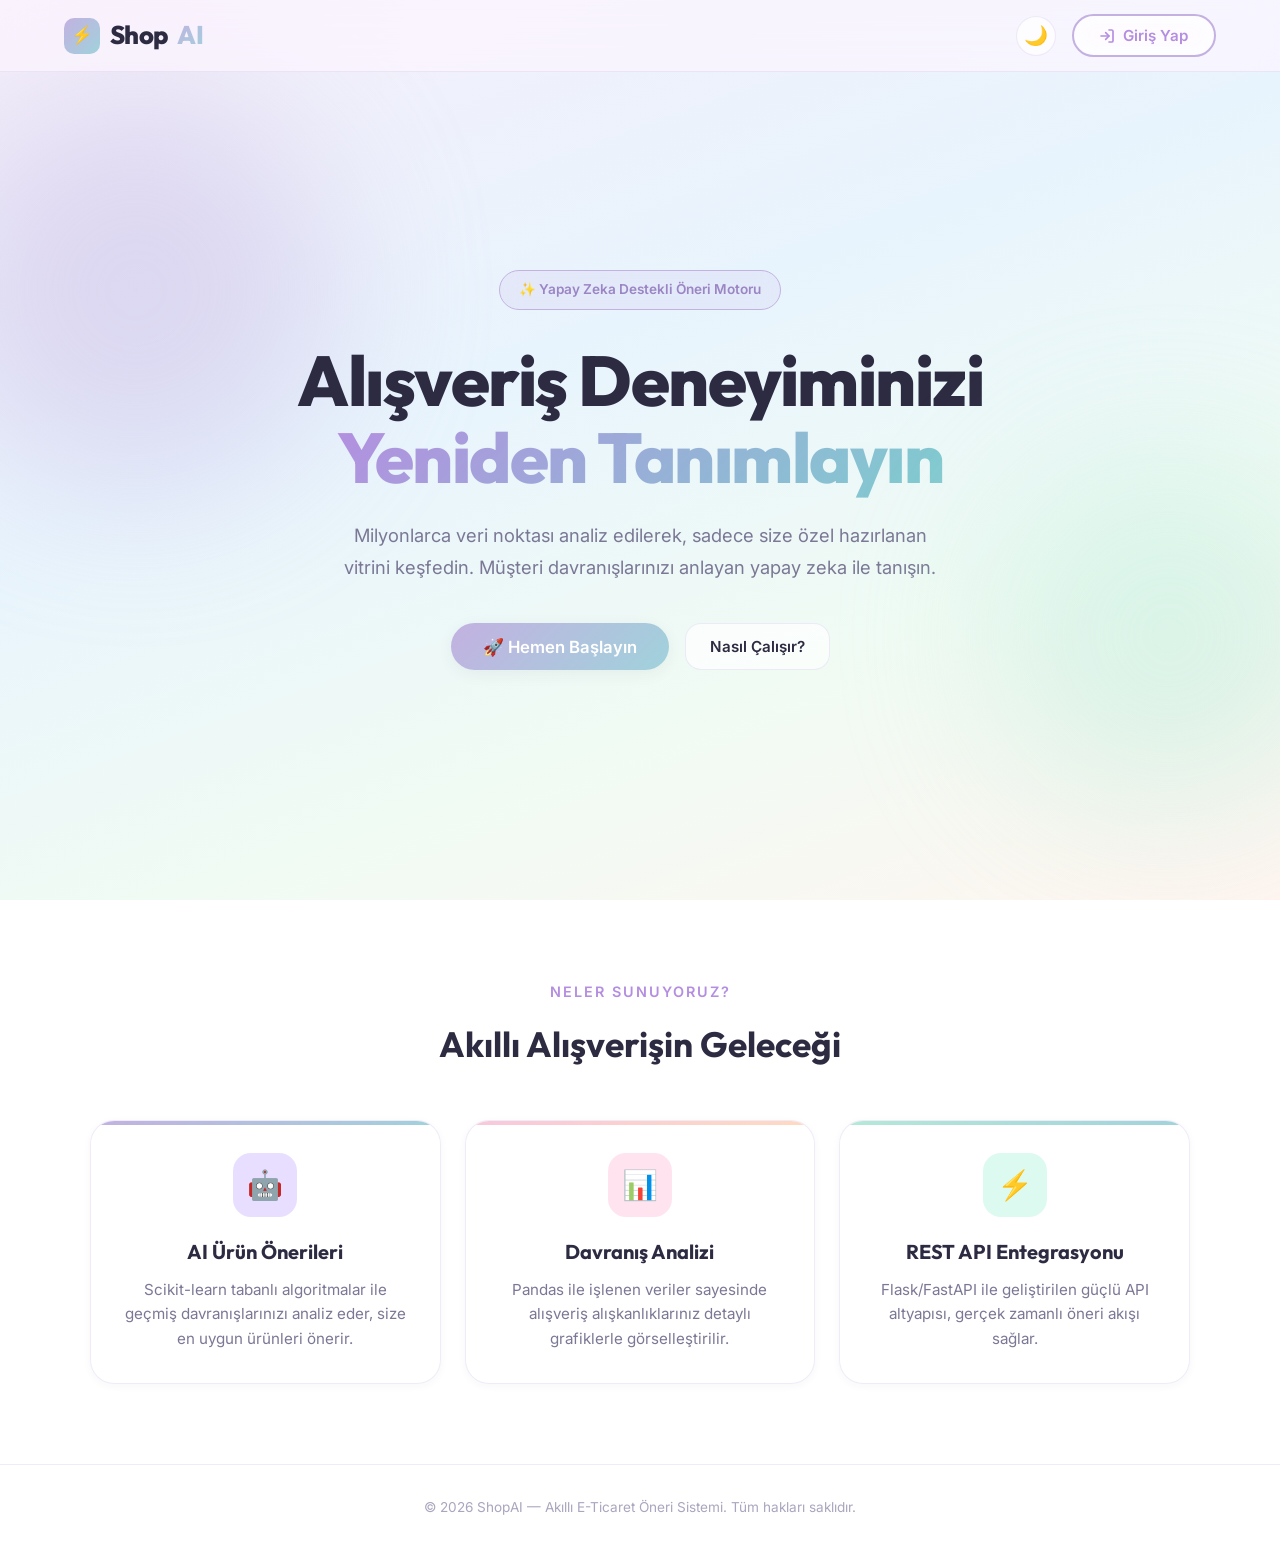
<file: frontend/index.html>
<!DOCTYPE html>
<html lang="tr">
<head>
    <meta charset="UTF-8">
    <meta name="viewport" content="width=device-width, initial-scale=1.0">
    <meta name="description" content="ShopAI — Yapay zeka destekli akıllı e-ticaret öneri sistemi. Kişiselleştirilmiş ürün önerileri ile alışveriş deneyiminizi yeniden keşfedin.">
    <title>ShopAI | Akıllı E-Ticaret Öneri Sistemi</title>
    <link rel="stylesheet" href="css/style.css">
</head>
<body>

<!-- ═══════════════════════════════════════════════
     1. WELCOME VIEW
     ═══════════════════════════════════════════════ -->
<div id="welcome-view" class="view active">
    <nav class="welcome-nav" id="welcomeNav">
        <a href="#" class="logo"><div class="logo-icon">⚡</div>Shop<span>AI</span></a>
        <div class="nav-right" style="display: flex; align-items: center; gap: 1rem;">
            <button class="theme-toggle-btn" aria-label="Temayı Değiştir" title="Karanlık/Aydınlık Modu" style="background: var(--surface); border: 1px solid var(--surface-border); border-radius: 50%; width: 40px; height: 40px; display: flex; align-items: center; justify-content: center; font-size: 1.2rem; cursor: pointer; transition: all 0.2s ease;">🌙</button>
            <button class="btn btn-login" id="loginOpenBtn">
                <svg width="16" height="16" viewBox="0 0 24 24" fill="none" stroke="currentColor" stroke-width="2.5" stroke-linecap="round" stroke-linejoin="round"><path d="M15 3h4a2 2 0 0 1 2 2v14a2 2 0 0 1-2 2h-4"/><polyline points="10 17 15 12 10 7"/><line x1="15" y1="12" x2="3" y2="12"/></svg>
                Giriş Yap
            </button>
        </div>
    </nav>
    <section class="hero-section">
        <div class="hero-badge">✨ Yapay Zeka Destekli Öneri Motoru</div>
        <h1 class="hero-title">Alışveriş Deneyiminizi<br><span class="text-gradient">Yeniden Tanımlayın</span></h1>
        <p class="hero-subtitle">Milyonlarca veri noktası analiz edilerek, sadece size özel hazırlanan vitrini keşfedin. Müşteri davranışlarınızı anlayan yapay zeka ile tanışın.</p>
        <div class="hero-cta">
            <button class="btn btn-gradient" id="heroLoginBtn">🚀 Hemen Başlayın</button>
            <button class="btn btn-secondary" id="heroLearnBtn">Nasıl Çalışır?</button>
        </div>
    </section>
    <section class="features-section">
        <p class="section-label">Neler Sunuyoruz?</p>
        <h2 class="section-heading">Akıllı Alışverişin Geleceği</h2>
        <div class="features-grid">
            <div class="feature-card glass-card"><div class="feature-icon">🤖</div><h3>AI Ürün Önerileri</h3><p>Scikit-learn tabanlı algoritmalar ile geçmiş davranışlarınızı analiz eder, size en uygun ürünleri önerir.</p></div>
            <div class="feature-card glass-card"><div class="feature-icon">📊</div><h3>Davranış Analizi</h3><p>Pandas ile işlenen veriler sayesinde alışveriş alışkanlıklarınız detaylı grafiklerle görselleştirilir.</p></div>
            <div class="feature-card glass-card"><div class="feature-icon">⚡</div><h3>REST API Entegrasyonu</h3><p>Flask/FastAPI ile geliştirilen güçlü API altyapısı, gerçek zamanlı öneri akışı sağlar.</p></div>
        </div>
    </section>
    <footer class="welcome-footer"><p>&copy; 2026 ShopAI — Akıllı E-Ticaret Öneri Sistemi. Tüm hakları saklıdır.</p></footer>
</div>

<!-- ═══════════════════════════════════════════════
     2. AUTH MODAL (Login + Register)
     ═══════════════════════════════════════════════ -->
<div class="login-overlay" id="loginOverlay">
    <div class="login-card">
        <button class="login-close" id="loginCloseBtn" aria-label="Kapat">✕</button>

        <!-- Auth Tabs -->
        <div class="auth-tabs" style="display: none;">
            <button class="auth-tab active" data-auth="login">Giriş Yap</button>
            <button class="auth-tab" data-auth="register">Kayıt Ol</button>
        </div>

        <div class="auth-form-container">
            <!-- LOGIN FORM -->
            <form class="auth-form active" id="loginForm">
                <div class="login-header">
                    <div class="login-icon">🔐</div>
                    <h2>Hoş Geldiniz</h2>
                    <p>Hesabınıza giriş yaparak devam edin</p>
                </div>
                <div class="input-group">
                    <label for="loginEmail">E-posta Adresi</label>
                    <input type="email" id="loginEmail" placeholder="ornek@shopai.com" autocomplete="email" required>
                </div>
                <div class="input-group">
                    <label for="loginPassword">Şifre</label>
                    <input type="password" id="loginPassword" placeholder="••••••" autocomplete="current-password" required>
                </div>
                <div class="login-error" id="loginError">E-posta veya şifre hatalı. Lütfen tekrar deneyin.</div>
                <button type="submit" class="login-btn">Giriş Yap</button>
                <p class="auth-switch">Henüz üye değil misiniz? <a id="switchToRegister">Kayıt Ol</a></p>
            </form>

            <!-- REGISTER FORM -->
            <form class="auth-form" id="registerForm" style="margin-top: 2rem; max-height: 532px; overflow-y: auto; overflow-x: hidden; padding-right: 10px;">
                <div class="login-header">
                    <div class="login-icon">✨</div>
                    <h2>Hesap Oluşturun</h2>
                    <p>Bilgilerinizi girerek hemen başlayın</p>
                </div>
                <div class="input-group">
                    <label for="regName">Ad Soyad</label>
                    <input type="text" id="regName" placeholder="Adınız Soyadınız" required>
                </div>
                <div class="input-group">
                    <label for="regEmail">E-posta Adresi</label>
                    <input type="email" id="regEmail" placeholder="ornek@shopai.com" required>
                </div>
                <div class="input-group">
                    <label for="regPassword">Şifre</label>
                    <input type="password" id="regPassword" placeholder="En az 6 karakter" required>
                </div>
                <div class="input-group">
                    <label for="regPasswordConfirm">Şifre Tekrar</label>
                    <input type="password" id="regPasswordConfirm" placeholder="Şifrenizi tekrar girin" required>
                </div>
                <!-- Role section removed, defaults to user in JS -->
                <div class="login-error" id="registerError">Hata mesajı</div>
                <div class="login-success" id="registerSuccess">Kayıt başarılı! Giriş yapabilirsiniz.</div>
                <button type="submit" class="login-btn">Kayıt Ol</button>
                <p class="auth-switch">Zaten üye misiniz? <a id="switchToLogin">Giriş Yap</a></p>
            </form>
        </div>
    </div>
</div>

<!-- ═══════════════════════════════════════════════
     3. DASHBOARD VIEW
     ═══════════════════════════════════════════════ -->
<div id="dashboard-view" class="view">
    <aside class="sidebar" id="sidebar">
        <div class="sidebar-header">
            <a href="#" class="logo"><div class="logo-icon">⚡</div>Shop<span>AI</span></a>
        </div>
        <nav class="sidebar-nav" id="sidebarNav">
            <!-- Dynamically populated by JS based on role -->
        </nav>
        <div class="sidebar-user" id="sidebarUser">
            <div class="user-avatar" id="userAvatar">İÖ</div>
            <div class="user-info">
                <div class="user-name" id="userName">İsmail Özdemir</div>
                <div class="user-email" id="userEmail">admin@shopai.com</div>
                <span class="user-role-badge admin" id="userRoleBadge">Admin</span>
            </div>
            <button class="logout-btn" id="logoutBtn" title="Çıkış Yap">
                <svg width="16" height="16" viewBox="0 0 24 24" fill="none" stroke="currentColor" stroke-width="2.5" stroke-linecap="round" stroke-linejoin="round"><path d="M9 21H5a2 2 0 0 1-2-2V5a2 2 0 0 1 2-2h4"/><polyline points="16 17 21 12 16 7"/><line x1="21" y1="12" x2="9" y2="12"/></svg>
            </button>
        </div>
    </aside>

    <div class="mobile-overlay" id="mobileOverlay"></div>

    <main class="main-content">
        <div class="mobile-header">
            <button class="mobile-menu-btn" id="mobileMenuBtn">☰</button>
            <a href="#" class="logo"><div class="logo-icon">⚡</div>Shop<span>AI</span></a>
        </div>
        <div class="dash-header" style="display: flex; justify-content: space-between; align-items: flex-start;">
            <div>
                <h1 id="dashTitle">Genel Bakış</h1>
                <p class="greeting-sub" id="dashGreeting">Hoş geldiniz!</p>
            </div>
            <button class="theme-toggle-btn" aria-label="Temayı Değiştir" title="Karanlık/Aydınlık Modu" style="background: var(--surface); border: 1px solid var(--surface-border); border-radius: 50%; width: 42px; height: 42px; display: flex; align-items: center; justify-content: center; font-size: 1.2rem; cursor: pointer; transition: all 0.2s ease; box-shadow: var(--shadow-sm);">🌙</button>
        </div>

        <!-- ═══════ ADMIN PANELS ═══════ -->

        <!-- Admin: Overview -->
        <div class="dash-panel" id="panel-admin-overview">
            <div class="welcome-banner"><h2 id="bannerGreeting">👋 Hoş Geldiniz!</h2><p>Sistem yönetim paneline hoş geldiniz. Tüm kontroller burada.</p></div>
            <div class="stats-grid">
                <div class="stat-card glass-card"><div class="stat-icon">📦</div><div class="stat-info"><div class="stat-value">1,248</div><div class="stat-label">Toplam Ürün</div><span class="stat-change positive">↑ %12</span></div></div>
                <div class="stat-card glass-card"><div class="stat-icon">👥</div><div class="stat-info"><div class="stat-value" id="adminUserCount">3</div><div class="stat-label">Kayıtlı Kullanıcı</div><span class="stat-change positive">↑ yeni</span></div></div>
                <div class="stat-card glass-card"><div class="stat-icon">🎯</div><div class="stat-info"><div class="stat-value">24.5K</div><div class="stat-label">API İstekleri</div><span class="stat-change positive">↑ %23</span></div></div>
                <div class="stat-card glass-card"><div class="stat-icon">✅</div><div class="stat-info"><div class="stat-value">%97.8</div><div class="stat-label">Başarı Oranı</div><span class="stat-change positive">↑ %2</span></div></div>
            </div>
            <div class="activity-section">
                <h3>Son Etkinlikler</h3>
                <div class="activity-list glass-card" style="padding: 0.5rem;">
                    <div class="activity-item"><div class="activity-dot lavender"></div><span class="activity-text">Kullanıcı #142 için yeni öneri listesi oluşturuldu</span><span class="activity-time">2 dk önce</span></div>
                    <div class="activity-item"><div class="activity-dot mint"></div><span class="activity-text">Ürün kataloğuna 15 yeni ürün eklendi</span><span class="activity-time">15 dk önce</span></div>
                    <div class="activity-item"><div class="activity-dot pink"></div><span class="activity-text">Davranış analizi raporu güncellendi</span><span class="activity-time">1 saat önce</span></div>
                    <div class="activity-item"><div class="activity-dot peach"></div><span class="activity-text">Model eğitimi tamamlandı (Accuracy: %90)</span><span class="activity-time">3 saat önce</span></div>
                </div>
            </div>
        </div>

        <!-- Admin: Users -->
        <div class="dash-panel" id="panel-admin-users">
            <div class="users-table-wrapper glass-card" style="padding: 0;">
                <table class="users-table" id="usersTable">
                    <thead><tr><th>Ad Soyad</th><th>E-posta</th><th>Rol</th><th>Kayıt Tarihi</th><th>Durum</th></tr></thead>
                    <tbody id="usersTableBody"><!-- Rendered by JS --></tbody>
                </table>
            </div>
        </div>

        <!-- Admin: System Status -->
        <div class="dash-panel" id="panel-admin-system">
            <div class="api-overview">
                <div class="api-stat glass-card"><div class="api-stat-value">%99.9</div><div class="api-stat-label">Uptime</div></div>
                <div class="api-stat glass-card"><div class="api-stat-value">42ms</div><div class="api-stat-label">Ort. Gecikme</div></div>
                <div class="api-stat glass-card"><div class="api-stat-value">24.5K</div><div class="api-stat-label">Toplam İstek</div></div>
                <div class="api-stat glass-card"><div class="api-stat-value">12</div><div class="api-stat-label">Hata Sayısı</div></div>
            </div>
            <div class="endpoints-section">
                <h3>API Endpoint'leri</h3>
                <div class="endpoint-list glass-card" style="padding: 0.5rem;" id="endpointList"></div>
            </div>
        </div>

        <!-- Admin: Recommendations -->
        <div class="dash-panel" id="panel-admin-recommendations">
            <div class="reco-controls">
                <div style="display: flex; gap: 0.8rem; align-items: center; flex-wrap: wrap;">
                    <select id="userSelect" class="user-select" aria-label="Kullanıcı Seçimi">
                        <option value="1">Kullanıcı #1 (Teknoloji Tutkunu)</option>
                        <option value="2">Kullanıcı #2 (Spor & Yaşam)</option>
                        <option value="3">Kullanıcı #3 (Ev & Hobi)</option>
                        <option value="4">Kullanıcı #4 (Karma Profil)</option>
                    </select>
                    <button class="btn btn-primary" id="refreshBtn">
                        <svg width="16" height="16" viewBox="0 0 24 24" fill="none" stroke="currentColor" stroke-width="2.5" stroke-linecap="round" stroke-linejoin="round"><polyline points="23 4 23 10 17 10"></polyline><path d="M20.49 15a9 9 0 1 1-2.12-9.36L23 10"></path></svg>
                        Önerileri Yenile
                    </button>
                </div>
                <div style="display: flex; gap: 1rem; align-items: center;">
                    <span class="results-count" id="resultsCount">Yükleniyor...</span>
                    <div class="status-badge" title="API Durumu"><div class="status-dot" id="statusDot"></div><span id="statusText">Bağlanıyor...</span></div>
                </div>
            </div>
            <div class="product-grid" id="productGrid"></div>
        </div>

        <!-- Admin: Analytics -->
        <div class="dash-panel" id="panel-admin-analytics">
            <div class="analytics-grid">
                <div class="analytics-card glass-card"><h3>📈 Kategori Bazlı Etkileşim</h3><div class="bar-chart" id="barChart"></div></div>
                <div class="analytics-card glass-card"><h3>🎯 Etkileşim Dağılımı</h3><div class="donut-container" id="donutChart"></div></div>
                <div class="analytics-card glass-card">
                    <h3>🧠 Model Performansı</h3>
                    <div class="stats-grid" style="margin-bottom:0;">
                        <div class="stat-card" style="padding:1rem;background:var(--pastel-lavender-light);border-radius:var(--border-radius-sm);"><div class="stat-info"><div class="stat-value" style="font-size:1.4rem;">%90</div><div class="stat-label">Accuracy</div></div></div>
                        <div class="stat-card" style="padding:1rem;background:var(--pastel-mint-light);border-radius:var(--border-radius-sm);"><div class="stat-info"><div class="stat-value" style="font-size:1.4rem;">%70</div><div class="stat-label">Precision</div></div></div>
                        <div class="stat-card" style="padding:1rem;background:var(--pastel-pink-light);border-radius:var(--border-radius-sm);"><div class="stat-info"><div class="stat-value" style="font-size:1.4rem;">%60</div><div class="stat-label">Recall</div></div></div>
                        <div class="stat-card" style="padding:1rem;background:var(--pastel-blue-light);border-radius:var(--border-radius-sm);"><div class="stat-info"><div class="stat-value" style="font-size:1.4rem;">%64</div><div class="stat-label">F1 Score</div></div></div>
                    </div>
                </div>
                <div class="analytics-card glass-card"><h3>👥 Kullanıcı Segmentleri</h3><div class="bar-chart" id="segmentChart"></div></div>
            </div>
        </div>

        <!-- ═══════ USER PANELS ═══════ -->

        <!-- User: Home -->
        <div class="dash-panel" id="panel-user-home">
            <div class="welcome-banner"><h2 id="userBannerGreeting">👋 Hoş Geldiniz!</h2><p>Size özel seçilmiş ürünleri keşfedin. Yapay zeka sizin için çalışıyor!</p></div>
            <h3 style="font-family:'Outfit',sans-serif;font-weight:600;margin-bottom:1rem;">🤖 Size Özel Öneriler</h3>
            <div class="catalog-grid" id="userRecoGrid"></div>
        </div>

        <!-- User: Catalog -->
        <div class="dash-panel" id="panel-user-catalog">
            <div class="catalog-filters" id="catalogFilters"></div>
            <div class="catalog-grid" id="catalogGrid"></div>
        </div>

        <!-- User: Cart -->
        <div class="dash-panel" id="panel-user-cart">
            <div id="cartContent"></div>
        </div>

        <!-- User: Orders -->
        <div class="dash-panel" id="panel-user-orders">
            <div id="ordersContent"></div>
        </div>

        <!-- Profile: Settings -->
        <div class="dash-panel" id="panel-profile-settings">
            <div class="settings-grid" style="display: grid; grid-template-columns: repeat(auto-fit, minmax(320px, 1fr)); gap: 1.5rem;">
                <!-- Profile details form -->
                <div class="settings-card glass-card" style="padding: 1.8rem;">
                    <h3 style="font-family:'Outfit',sans-serif;font-size:1.2rem;font-weight:600;margin-bottom:1.2rem;display:flex;align-items:center;gap:0.5rem;">👤 Profil Bilgileri</h3>
                    <form id="profileDetailsForm" style="display:flex;flex-direction:column;gap:1rem;">
                        <div class="input-group">
                            <label for="profileName">Ad Soyad</label>
                            <input type="text" id="profileName" placeholder="Adınız Soyadınız" required>
                        </div>
                        <div class="input-group">
                            <label for="profileEmail">E-posta Adresi (Değiştirilemez)</label>
                            <input type="email" id="profileEmail" disabled style="opacity:0.7;cursor:not-allowed;">
                        </div>
                        <div class="login-success" id="profileDetailsSuccess">Profil başarıyla güncellendi.</div>
                        <div class="login-error" id="profileDetailsError">Bir hata oluştu.</div>
                        <button type="submit" class="btn btn-primary" style="margin-top:0.5rem;width:100%;">Değişiklikleri Kaydet</button>
                    </form>
                </div>
                
                <!-- Password change form -->
                <div class="settings-card glass-card" style="padding: 1.8rem;">
                    <h3 style="font-family:'Outfit',sans-serif;font-size:1.2rem;font-weight:600;margin-bottom:1.2rem;display:flex;align-items:center;gap:0.5rem;">🔑 Şifre Değiştir</h3>
                    <form id="profilePasswordForm" style="display:flex;flex-direction:column;gap:1rem;">
                        <div class="input-group">
                            <label for="profileOldPassword">Mevcut Şifre</label>
                            <input type="password" id="profileOldPassword" placeholder="••••••" required>
                        </div>
                        <div class="input-group">
                            <label for="profileNewPassword">Yeni Şifre</label>
                            <input type="password" id="profileNewPassword" placeholder="En az 6 karakter" required>
                        </div>
                        <div class="input-group">
                            <label for="profileConfirmNewPassword">Yeni Şifre Tekrar</label>
                            <input type="password" id="profileConfirmNewPassword" placeholder="Yeni şifrenizi doğrulayın" required>
                        </div>
                        <div class="login-success" id="profilePasswordSuccess">Şifre başarıyla güncellendi.</div>
                        <div class="login-error" id="profilePasswordError">Bir hata oluştu.</div>
                        <button type="submit" class="btn btn-primary" style="margin-top:0.5rem;width:100%;">Şifreyi Güncelle</button>
                    </form>
                </div>
                
                <!-- Account deletion warning -->
                <div class="settings-card glass-card" style="padding: 1.8rem;border: 1px solid rgba(232, 135, 155, 0.3);">
                    <h3 style="font-family:'Outfit',sans-serif;font-size:1.2rem;font-weight:600;margin-bottom:1.2rem;color:var(--error);display:flex;align-items:center;gap:0.5rem;">⚠️ Hesabı Sil</h3>
                    <p style="font-size:0.88rem;color:var(--text-secondary);margin-bottom:1.2rem;line-height:1.6;">
                        Hesabınızı sildiğinizde, sipariş geçmişiniz, sepetiniz ve diğer tüm verileriniz kalıcı olarak kaldırılacaktır. Bu işlem <strong>geri alınamaz</strong>.
                    </p>
                    <div style="background:var(--error-bg);color:var(--error);padding:0.8rem;border-radius:var(--border-radius-sm);font-size:0.82rem;font-weight:500;margin-bottom:1.2rem;line-height:1.4;">
                        Hesabınızı silmek istediğinizi onaylamak için lütfen aşağıya e-posta adresinizi yazın.
                    </div>
                    <form id="profileDeleteForm" style="display:flex;flex-direction:column;gap:1rem;">
                        <div class="input-group">
                            <label for="profileDeleteConfirmEmail">E-posta Adresinizi Yazın</label>
                            <input type="email" id="profileDeleteConfirmEmail" placeholder="ornek@shopai.com" required>
                        </div>
                        <div class="login-error" id="profileDeleteError">Lütfen e-posta adresinizi doğru girin.</div>
                        <button type="submit" class="btn btn-danger" style="width:100%;">Hesabımı Kalıcı Olarak Sil</button>
                    </form>
                </div>
            </div>
        </div>
    </main>
</div>

<!-- ═══════════════════════════════════════════════
     4. PRODUCT DETAIL MODAL
     ═══════════════════════════════════════════════ -->
<div class="product-modal-overlay" id="productModalOverlay">
    <div class="product-modal">
        <div class="modal-header"><span>Ürün Detayı</span><button class="modal-close" id="productModalClose" aria-label="Kapat">✕</button></div>
        <div class="modal-body">
            <div class="modal-icon" id="modalIcon">📦</div>
            <h3 class="modal-title" id="modalTitle">Ürün Adı</h3>
            <p class="modal-desc" id="modalDesc">Ürün açıklaması burada yer alacak.</p>
            <div class="modal-actions">
                <button class="btn btn-secondary" id="modalCancelBtn">Vazgeç</button>
                <button class="btn btn-primary" id="modalAddCartBtn">🛒 Sepete Ekle</button>
            </div>
        </div>
    </div>
</div>

<!-- ═══════════════════════════════════════════════
     5. CHECKOUT / PAYMENT MODAL
     ═══════════════════════════════════════════════ -->
<div class="checkout-modal-overlay" id="checkoutModalOverlay">
    <div class="checkout-card glass-card">
        <button class="checkout-close-btn" id="checkoutCloseBtn" aria-label="Kapat">✕</button>
        <div class="checkout-header">
            <div class="checkout-header-icon">💳</div>
            <h2>Ödeme & Teslimat Paneli</h2>
            <p>Siparişinizi tamamlamak için teslimat ve kart bilgilerinizi girin</p>
        </div>

        <form id="checkoutForm" class="checkout-form-container">
            <div class="checkout-columns">
                <!-- Left Column: Delivery & Shipping -->
                <div class="checkout-column delivery-details">
                    <h3><span class="column-icon">📍</span> Teslimat Bilgileri</h3>
                    
                    <div class="input-group">
                        <label for="checkoutFullName">Ad Soyad</label>
                        <input type="text" id="checkoutFullName" placeholder="Adınız Soyadınız" required autocomplete="name">
                    </div>
                    
                    <div class="input-group">
                        <label for="checkoutPhone">Telefon Numarası</label>
                        <input type="tel" id="checkoutPhone" placeholder="0 (555) 555 55 55" required autocomplete="tel">
                    </div>
                    
                    <div class="input-group">
                        <label for="checkoutAddress">Açık Adres</label>
                        <textarea id="checkoutAddress" placeholder="Mahalle, cadde, sokak, daire no ve ilçe/il bilgilerini yazınız..." rows="3" required style="resize:none; padding: 0.75rem 1rem; border: 2px solid var(--surface-border); border-radius: var(--border-radius-sm); font-family: inherit; font-size: 0.92rem; color: var(--text-primary); background: rgba(255, 255, 255, 0.6); transition: var(--transition-fast); outline: none;"></textarea>
                    </div>
                </div>

                <!-- Right Column: Interactive Card & Form -->
                <div class="checkout-column payment-details">
                    <h3><span class="column-icon">💳</span> Ödeme Bilgileri</h3>
                    
                    <!-- 3D Credit Card Container -->
                    <div class="card-preview-wrapper">
                        <div class="credit-card-preview" id="creditCardPreview">
                            <!-- Front of Card -->
                            <div class="card-face card-front">
                                <div class="card-glow"></div>
                                <div class="card-logo-container">
                                    <div class="card-chip"></div>
                                    <div class="card-brand-logo" id="cardBrandLogo">GENERIC</div>
                                </div>
                                <div class="card-preview-number" id="cardPreviewNumber">•••• •••• •••• ••••</div>
                                <div class="card-holder-expiry">
                                    <div class="card-holder-section">
                                        <div class="card-label">KART SAHİBİ</div>
                                        <div class="card-preview-holder" id="cardPreviewHolder">AD SOYAD</div>
                                    </div>
                                    <div class="card-expiry-section">
                                        <div class="card-label">SON KUL.</div>
                                        <div class="card-preview-expiry" id="cardPreviewExpiry">AA/YY</div>
                                    </div>
                                </div>
                            </div>
                            <!-- Back of Card -->
                            <div class="card-face card-back">
                                <div class="card-magnetic-strip"></div>
                                <div class="card-signature-area">
                                    <div class="card-preview-cvv" id="cardPreviewCvv">•••</div>
                                </div>
                                <div class="card-back-text">Öneri Sistemi Akıllı Alışveriş A.Ş.</div>
                            </div>
                        </div>
                    </div>

                    <!-- Card Form inputs -->
                    <div class="input-group">
                        <label for="cardHolder">Kart Sahibinin Adı</label>
                        <input type="text" id="cardHolder" placeholder="Kart üzerinde yazan ad" required autocomplete="cc-name">
                    </div>
                    
                    <div class="input-group">
                        <label for="cardNumber">Kart Numarası</label>
                        <input type="text" id="cardNumber" placeholder="0000 0000 0000 0000" maxlength="19" required autocomplete="cc-number">
                    </div>
                    
                    <div class="card-row" style="display:flex; gap:1rem;">
                        <div class="input-group" style="flex:1;">
                            <label for="cardExpiry">Son Kullanma (AA/YY)</label>
                            <input type="text" id="cardExpiry" placeholder="AA/YY" maxlength="5" required autocomplete="cc-exp">
                        </div>
                        <div class="input-group" style="flex:1;">
                            <label for="cardCvc">CVC / CVC2</label>
                            <input type="text" id="cardCvc" placeholder="123" maxlength="3" required autocomplete="cc-csc">
                        </div>
                    </div>
                </div>
            </div>
            
            <div class="checkout-error" id="checkoutError">Hata mesajı</div>
            
            <!-- Modal Actions / Order Summary -->
            <div class="checkout-footer">
                <div class="checkout-total-info">
                    <span class="total-label">Ödenecek Tutar:</span>
                    <span class="total-amount" id="checkoutTotalAmount">₺0,00</span>
                </div>
                <div class="checkout-buttons" style="display:flex; gap:0.8rem;">
                    <button type="button" class="btn btn-secondary" id="checkoutCancelBtn">Vazgeç</button>
                    <button type="submit" class="btn btn-primary btn-pay" id="checkoutPayBtn" style="min-width: 180px;">
                        <span class="pay-spinner spinner" style="display:none; width: 16px; height: 16px; border-width: 2px; margin-bottom: 0;"></span>
                        <span class="pay-text">💳 Güvenli Ödeme Yap</span>
                    </button>
                </div>
            </div>
        </form>
    </div>
</div>

<script src="js/app.js"></script>
</body>
</html>
</file>
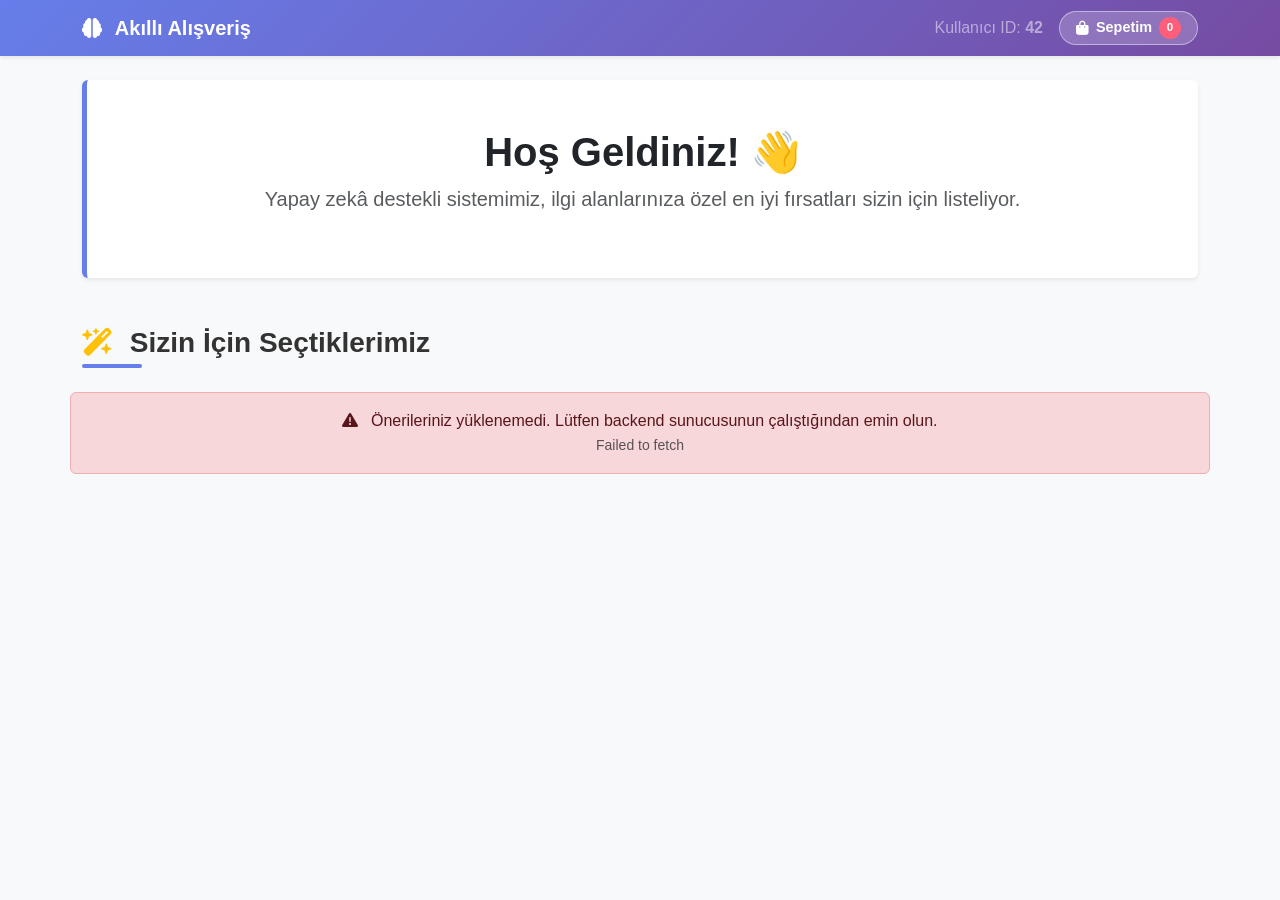
<file: templates/index.html>
<!DOCTYPE html>
<html lang="tr">
<head>
    <meta charset="UTF-8">
    <meta name="viewport" content="width=device-width, initial-scale=1.0">
    <title>Akıllı Öneri Sistemi - E-Ticaret Vitrini</title>
    <link href="https://cdn.jsdelivr.net/npm/bootstrap@5.3.0/dist/css/bootstrap.min.css" rel="stylesheet">
    <link rel="stylesheet" href="https://cdnjs.cloudflare.com/ajax/libs/font-awesome/6.4.0/css/all.min.css">
    <style>
        body { background-color: #f8f9fa; font-family: 'Segoe UI', Tahoma, Geneva, Verdana, sans-serif; }
        .navbar { background: linear-gradient(135deg, #667eea 0%, #764ba2 100%); }
        .recommendation-section { margin-top: 3rem; margin-bottom: 3rem; }
        .section-title { font-weight: 700; color: #333; position: relative; margin-bottom: 2rem; }
        .section-title::after { content: ''; width: 60px; height: 4px; background: #667eea; position: absolute; bottom: -8px; left: 0; border-radius: 2px; }

        .product-card {
            border: none;
            border-radius: 15px;
            box-shadow: 0 5px 15px rgba(0,0,0,0.05);
            transition: all 0.3s ease;
            background: #fff;
            overflow: hidden;
            height: 100%;
            display: flex;
            flex-direction: column;
        }
        .product-card:hover {
            transform: translateY(-8px);
            box-shadow: 0 10px 25px rgba(0,0,0,0.15);
        }
        .image-container { position: relative; overflow: hidden; background: #f1f1f1; }
        .product-img { width: 100%; height: 200px; object-fit: cover; transition: transform 0.5s ease; }
        .product-card:hover .product-img { transform: scale(1.08); }
        .badge-rating {
            position: absolute; top: 10px; right: 10px;
            background: rgba(255,255,255,0.9); color: #ff9800;
            font-weight: bold; padding: 4px 8px; border-radius: 20px;
            font-size: 0.85rem; box-shadow: 0 2px 5px rgba(0,0,0,0.1);
        }
        .card-body { padding: 1.25rem; display: flex; flex-direction: column; flex-grow: 1; }
        .product-name {
            font-size: 1.05rem; font-weight: 600; color: #2d3748;
            margin-bottom: 0.5rem; text-decoration: none;
            display: -webkit-box; -webkit-line-clamp: 2;
            -webkit-box-orient: vertical; overflow: hidden; height: 3rem;
        }
        .product-name:hover { color: #667eea; }
        .price-tag { font-size: 1.3rem; font-weight: 700; color: #2b6cb0; margin-top: auto; margin-bottom: 1rem; }
        .btn-cart {
            background: #667eea; color: white; border: none;
            border-radius: 10px; padding: 10px; font-weight: 600;
            transition: background 0.2s; width: 100%; cursor: pointer;
        }
        .btn-cart:hover { background: #5a6fd6; color: white; }
        .btn-cart:disabled { background: #a0aec0; cursor: not-allowed; }
        .btn-cart.added { background: #22c55e !important; }

        /* Mobil yatay kaydırma */
        @media (max-width: 768px) {
            .mobile-scroll-wrapper {
                display: flex;
                overflow-x: auto;
                scroll-snap-type: x mandatory;
                padding-bottom: 15px;
                gap: 15px;
                -webkit-overflow-scrolling: touch;
            }
            .mobile-scroll-wrapper .col-12,
            .mobile-scroll-wrapper .col-md-6,
            .mobile-scroll-wrapper .col-lg-3 {
                flex: 0 0 78% !important;
                max-width: 78% !important;
                padding: 0;
                scroll-snap-align: start;
            }
        }
        .product-img[src=""] { visibility: hidden; }

        /* ── SEPET NAVBAR BUTONU ── */
        .cart-nav-btn {
            background: rgba(255,255,255,0.2);
            border: 1.5px solid rgba(255,255,255,0.45);
            color: #fff;
            border-radius: 50px;
            padding: 5px 16px;
            font-weight: 600;
            font-size: 0.9rem;
            cursor: pointer;
            display: flex;
            align-items: center;
            gap: 7px;
            transition: background 0.2s;
            text-decoration: none;
        }
        .cart-nav-btn:hover { background: rgba(255,255,255,0.35); color: #fff; }
        .cart-badge {
            background: #ff5e7a;
            color: #fff;
            border-radius: 50%;
            width: 22px; height: 22px;
            font-size: 0.72rem; font-weight: 700;
            display: flex; align-items: center; justify-content: center;
            transition: transform 0.3s cubic-bezier(.175,.885,.32,1.275);
        }
        .cart-badge.bump { transform: scale(1.6); }

        /* ── OFFCANVAS SEPET ── */
        .offcanvas-header {
            background: linear-gradient(135deg, #667eea 0%, #764ba2 100%);
            color: #fff;
        }
        .offcanvas-title { font-weight: 700; }
        .cart-item {
            display: flex;
            align-items: center;
            gap: 12px;
            padding: 12px 0;
            border-bottom: 1px solid #e9ecef;
            animation: slideIn 0.2s ease;
        }
        @keyframes slideIn {
            from { opacity: 0; transform: translateX(15px); }
            to   { opacity: 1; transform: translateX(0); }
        }
        .cart-item-img {
            width: 60px; height: 60px;
            object-fit: cover; border-radius: 10px;
            border: 1px solid #e9ecef; flex-shrink: 0;
        }
        .cart-item-info { flex: 1; min-width: 0; }
        .cart-item-name {
            font-weight: 600; font-size: 0.88rem; color: #2d3748;
            white-space: nowrap; overflow: hidden; text-overflow: ellipsis;
        }
        .cart-item-price { font-size: 0.85rem; color: #2b6cb0; font-weight: 700; margin-top: 2px; }
        .qty-control { display: flex; align-items: center; gap: 8px; margin-top: 5px; }
        .qty-btn {
            width: 26px; height: 26px; border-radius: 7px;
            border: 1.5px solid #dee2e6; background: #fff;
            font-weight: 700; font-size: 1rem; cursor: pointer;
            display: flex; align-items: center; justify-content: center;
            transition: all 0.15s; line-height: 1;
        }
        .qty-btn:hover { background: #667eea; color: #fff; border-color: #667eea; }
        .qty-display { font-weight: 700; font-size: 0.9rem; min-width: 20px; text-align: center; }
        .remove-btn {
            background: none; border: none; color: #cbd5e0;
            cursor: pointer; padding: 4px; font-size: 1rem;
            transition: color 0.2s; flex-shrink: 0;
        }
        .remove-btn:hover { color: #fc8181; }
        .cart-footer {
            border-top: 2px solid #e9ecef;
            padding-top: 1rem;
            margin-top: 0.5rem;
        }
        .cart-total-row {
            display: flex; justify-content: space-between;
            align-items: center; margin-bottom: 1rem;
        }
        .cart-total-label { font-weight: 600; color: #718096; }
        .cart-total-amount { font-weight: 800; font-size: 1.35rem; color: #2d3748; }
        .btn-checkout {
            width: 100%; background: #667eea; color: #fff; border: none;
            border-radius: 12px; padding: 13px; font-weight: 700;
            font-size: 0.95rem; cursor: pointer; transition: background 0.2s;
            font-family: inherit;
        }
        .btn-checkout:hover { background: #5a6fd6; }
        .empty-cart-msg {
            text-align: center; padding: 3rem 1rem; color: #a0aec0;
        }
        .empty-cart-msg i { font-size: 2.8rem; margin-bottom: 1rem; display: block; opacity: 0.4; }
        .empty-cart-msg p { font-weight: 600; font-size: 0.95rem; }
    </style>
</head>
<body>

    <nav class="navbar navbar-expand-lg navbar-dark shadow-sm">
        <div class="container d-flex justify-content-between align-items-center">
            <a class="navbar-brand fw-bold" href="#"><i class="fa-solid fa-brain me-2"></i> Akıllı Alışveriş</a>
            <div class="d-flex align-items-center gap-3">
                <span class="navbar-text text-white-50 d-none d-md-inline">Kullanıcı ID: <strong id="current-user">42</strong></span>
                <!-- SEPETİM BUTONU -->
                <button class="cart-nav-btn" data-bs-toggle="offcanvas" data-bs-target="#cartOffcanvas" aria-label="Sepeti aç">
                    <i class="fa-solid fa-bag-shopping"></i>
                    Sepetim
                    <span class="cart-badge" id="cart-count">0</span>
                </button>
            </div>
        </div>
    </nav>

    <div class="container">
        <div class="bg-white p-4 p-md-5 rounded shadow-sm my-4 text-center" style="border-left: 5px solid #667eea;">
            <h1 class="display-6 fw-bold text-dark">Hoş Geldiniz! 👋</h1>
            <p class="lead text-muted">Yapay zekâ destekli sistemimiz, ilgi alanlarınıza özel en iyi fırsatları sizin için listeliyor.</p>
        </div>

        <div class="recommendation-section">
            <h3 class="section-title"><i class="fa-solid fa-wand-magic-sparkles text-warning me-2"></i> Sizin İçin Seçtiklerimiz</h3>

            <div id="recommendations-wrapper" aria-live="polite" aria-atomic="false">
                <div id="recommendations-container" class="row g-4">
                    <div class="text-center my-5 w-100" id="loading-spinner" role="status">
                        <div class="spinner-border text-primary" aria-hidden="true"></div>
                        <p class="mt-2 text-muted">Kişiselleştirilmiş önerileriniz hazırlanıyor...</p>
                    </div>
                </div>
            </div>
        </div>
    </div>

    <!-- SEPET OFFCANVAS -->
    <div class="offcanvas offcanvas-end" tabindex="-1" id="cartOffcanvas" aria-labelledby="cartOffcanvasLabel" style="width:380px;">
        <div class="offcanvas-header">
            <h5 class="offcanvas-title" id="cartOffcanvasLabel">
                <i class="fa-solid fa-bag-shopping me-2"></i>Sepetim
            </h5>
            <button type="button" class="btn-close btn-close-white" data-bs-dismiss="offcanvas" aria-label="Kapat"></button>
        </div>
        <div class="offcanvas-body d-flex flex-column p-3">
            <div id="cart-items-list" class="flex-grow-1 overflow-auto"></div>
            <div id="cart-footer" class="cart-footer" style="display:none;">
                <div class="cart-total-row">
                    <span class="cart-total-label">Toplam</span>
                    <span class="cart-total-amount" id="cart-total">0,00 TL</span>
                </div>
                <button class="btn-checkout" id="btn-checkout">
                    <i class="fa-solid fa-lock me-2"></i>Güvenli Ödemeye Geç
                </button>
            </div>
        </div>
    </div>

    <!-- TOAST -->
    <div class="toast-container position-fixed bottom-0 end-0 p-3">
        <div id="action-toast" class="toast align-items-center text-white bg-success border-0" role="alert" aria-live="assertive" aria-atomic="true">
            <div class="d-flex">
                <div class="toast-body" id="toast-message">Eylem kaydedildi!</div>
                <button type="button" class="btn-close btn-close-white me-2 m-auto" data-bs-dismiss="toast" aria-label="Kapat"></button>
            </div>
        </div>
    </div>

    <script src="https://cdn.jsdelivr.net/npm/bootstrap@5.3.0/dist/js/bootstrap.bundle.min.js"></script>
    <script>
        const USER_ID = 42;
        const API_BASE_URL = 'http://127.0.0.1:8000';

        // ── SEPET STATE ──
        const cart = {}; // { "product_id": { product, qty } }

        // ── YARDIMCI FONKSİYONLAR ──
        function placeholderSVG(text) {
            const encoded = encodeURIComponent(
                `<svg xmlns="http://www.w3.org/2000/svg" width="300" height="200">
                    <rect width="300" height="200" fill="#e2e8f0"/>
                    <text x="150" y="105" font-family="sans-serif" font-size="14"
                          fill="#94a3b8" text-anchor="middle">${text || 'Görsel Yok'}</text>
                </svg>`
            );
            return 'data:image/svg+xml,' + encoded;
        }

        function sanitize(str) {
            if (str == null) return '';
            const div = document.createElement('div');
            div.appendChild(document.createTextNode(String(str)));
            return div.innerHTML;
        }

        function formatPrice(price) {
            const num = parseFloat(price);
            if (isNaN(num)) return '—';
            return num.toLocaleString('tr-TR', { minimumFractionDigits: 2, maximumFractionDigits: 2 });
        }

        document.addEventListener('DOMContentLoaded', () => {
            fetchRecommendations(USER_ID);
            renderCart();

            document.getElementById('btn-checkout').addEventListener('click', () => {
                const total = Object.values(cart).reduce((s, { product, qty }) => s + product.price * qty, 0);
                showToast(`Ödeme sayfasına yönlendiriliyorsunuz — Toplam: ${formatPrice(total)} TL 💳`, 'success');
            });
        });

        // ─────────────────────────────────────────────────
        // ADIM 1: API'den önerileri çek ve listele
        // ─────────────────────────────────────────────────
        function fetchRecommendations(userId) {
            const container = document.getElementById('recommendations-container');

            fetch(`${API_BASE_URL}/recommendations/${userId}`)
                .then(response => {
                    if (!response.ok) throw new Error(`Sunucu yanıt kodu: ${response.status}`);
                    return response.json();
                })
                .then(products => {
                    container.innerHTML = '';

                    if (!Array.isArray(products) || products.length === 0) {
                        container.innerHTML = '<p class="text-muted text-center w-100 my-4">Şu an için size özel bir öneri üretemedik.</p>';
                        return;
                    }

                    const isMobile = window.innerWidth <= 768;
                    if (isMobile) {
                        container.classList.remove('row', 'g-4');
                        container.classList.add('mobile-scroll-wrapper');
                    }

                    products.forEach(product => {
                        const productId   = product.product_id ?? product.id ?? '';
                        const productName = product.product_name ?? product.name ?? product.title ?? 'İsimsiz Ürün';
                        const imageUrl    = product.resim_url ?? product.image_url ?? product.image ?? '';
                        const rating      = product.puan ?? product.rating ?? '4.5';
                        const reviewCount = product.degerlendirme_sayisi ?? product.review_count ?? 0;
                        const price       = product.price ?? product.fiyat ?? 0;

                        const col = document.createElement('div');
                        col.className = 'col-12 col-md-6 col-lg-3';
                        col.innerHTML = `
                            <div class="product-card">
                                <div class="image-container">
                                    <img
                                        src="${sanitize(imageUrl) || placeholderSVG(productName)}"
                                        class="product-img"
                                        alt="${sanitize(productName)}"
                                        loading="lazy"
                                        onerror="this.src='${placeholderSVG(productName)}'"
                                    >
                                    <div class="badge-rating" aria-label="Puan: ${sanitize(rating)}, ${sanitize(reviewCount)} değerlendirme">
                                        <i class="fa-solid fa-star" aria-hidden="true"></i>
                                        ${sanitize(rating)} (${sanitize(reviewCount)})
                                    </div>
                                </div>
                                <div class="card-body">
                                    <a href="#" class="product-name"
                                       data-product-id="${sanitize(productId)}"
                                       data-action="click">
                                        ${sanitize(productName)}
                                    </a>
                                    <div class="price-tag">${formatPrice(price)} TL</div>
                                    <button
                                        class="btn-cart"
                                        data-product-id="${sanitize(productId)}"
                                        data-product-name="${sanitize(productName)}"
                                        data-product-price="${sanitize(price)}"
                                        data-product-image="${sanitize(imageUrl)}"
                                        data-action="cart"
                                        aria-label="${sanitize(productName)} ürününü sepete ekle"
                                    >
                                        <i class="fa-solid fa-cart-plus me-2" aria-hidden="true"></i>Sepete Ekle
                                    </button>
                                </div>
                            </div>
                        `;
                        container.appendChild(col);
                    });

                    container.addEventListener('click', handleCardAction);
                })
                .catch(error => {
                    console.error('Öneriler yüklenirken hata:', error);
                    const spinner = document.getElementById('loading-spinner');
                    if (spinner) spinner.remove();
                    container.innerHTML = `
                        <div class="alert alert-danger w-100 text-center" role="alert">
                            <i class="fa-solid fa-triangle-exclamation me-2"></i>
                            Önerileriniz yüklenemedi. Lütfen backend sunucusunun çalıştığından emin olun.
                            <br><small class="text-muted">${sanitize(error.message)}</small>
                        </div>
                    `;
                });
        }

        // ─────────────────────────────────────────────────
        // ADIM 2: Event delegation — tüm kart tıklamaları
        // ─────────────────────────────────────────────────
        function handleCardAction(e) {
            const target = e.target.closest('[data-action]');
            if (!target) return;
            e.preventDefault();

            const productId  = target.dataset.productId;
            const actionType = target.dataset.action;
            if (!productId) return;

            if (actionType === 'cart') {
                const product = {
                    product_id:   productId,
                    product_name: target.dataset.productName,
                    price:        parseFloat(target.dataset.productPrice) || 0,
                    resim_url:    target.dataset.productImage,
                };
                addToCart(product, target);
            }

            trackUserAction(USER_ID, productId, actionType);
        }

        // ─────────────────────────────────────────────────
        // SEPET FONKSİYONLARI
        // ─────────────────────────────────────────────────
        function addToCart(product, btn) {
            const id = String(product.product_id);
            if (cart[id]) {
                cart[id].qty++;
            } else {
                cart[id] = { product, qty: 1 };
            }
            renderCart();
            bumpBadge();

            // Buton geri bildirimi
            if (btn) {
                btn.classList.add('added');
                btn.disabled = true;
                btn.innerHTML = '<i class="fa-solid fa-check me-2" aria-hidden="true"></i>Eklendi!';
                setTimeout(() => {
                    btn.classList.remove('added');
                    btn.disabled = false;
                    btn.innerHTML = '<i class="fa-solid fa-cart-plus me-2" aria-hidden="true"></i>Sepete Ekle';
                }, 1800);
            }

            showToast(`${product.product_name} sepete eklendi 🛒`, 'success');
        }

        function removeFromCart(id) {
            delete cart[id];
            renderCart();
        }

        function changeQty(id, delta) {
            if (!cart[id]) return;
            cart[id].qty += delta;
            if (cart[id].qty <= 0) delete cart[id];
            renderCart();
        }

        function renderCart() {
            const list   = document.getElementById('cart-items-list');
            const footer = document.getElementById('cart-footer');
            const badge  = document.getElementById('cart-count');
            const items  = Object.values(cart);

            // Rozeti güncelle
            const totalQty = items.reduce((s, i) => s + i.qty, 0);
            badge.textContent = totalQty;

            if (items.length === 0) {
                list.innerHTML = `
                    <div class="empty-cart-msg">
                        <i class="fa-solid fa-bag-shopping"></i>
                        <p>Sepetiniz boş</p>
                        <small class="text-muted">Ürün eklemek için "Sepete Ekle" butonuna tıklayın.</small>
                    </div>`;
                footer.style.display = 'none';
                return;
            }

            footer.style.display = 'block';

            list.innerHTML = items.map(({ product, qty }) => {
                const id    = String(product.product_id);
                const img   = sanitize(product.resim_url) || placeholderSVG(product.product_name);
                const name  = sanitize(product.product_name);
                const price = formatPrice(product.price * qty);
                return `
                    <div class="cart-item">
                        <img src="${img}" class="cart-item-img" alt="${name}"
                             onerror="this.src='${placeholderSVG(product.product_name)}'">
                        <div class="cart-item-info">
                            <div class="cart-item-name">${name}</div>
                            <div class="cart-item-price">${price} TL</div>
                            <div class="qty-control">
                                <button class="qty-btn" onclick="changeQty('${id}', -1)" aria-label="Azalt">−</button>
                                <span class="qty-display">${qty}</span>
                                <button class="qty-btn" onclick="changeQty('${id}', 1)" aria-label="Artır">+</button>
                            </div>
                        </div>
                        <button class="remove-btn" onclick="removeFromCart('${id}')" aria-label="Ürünü kaldır">
                            <i class="fa-solid fa-trash-can"></i>
                        </button>
                    </div>`;
            }).join('');

            const total = items.reduce((s, { product, qty }) => s + product.price * qty, 0);
            document.getElementById('cart-total').textContent = formatPrice(total) + ' TL';
        }

        function bumpBadge() {
            const badge = document.getElementById('cart-count');
            badge.classList.add('bump');
            setTimeout(() => badge.classList.remove('bump'), 400);
        }

        // ─────────────────────────────────────────────────
        // ADIM 3: Kullanıcı etkileşimini backend'e bildir
        // ─────────────────────────────────────────────────
        function trackUserAction(userId, productId, actionType) {
            const payload = {
                user_id:    parseInt(userId, 10),
                product_id: String(productId),
                type:       actionType
            };

            fetch(`${API_BASE_URL}/track-action`, {
                method: 'POST',
                headers: { 'Content-Type': 'application/json' },
                body: JSON.stringify(payload)
            })
            .then(response => {
                if (!response.ok) throw new Error(`Tracking başarısız, kod: ${response.status}`);
                return response.json();
            })
            .then(data => {
                console.log('Etkileşim loglandı:', data);
                if (actionType === 'click') {
                    showToast('Ürün incelemesi algoritmaya iletildi 🎯', 'success');
                }
            })
            .catch(error => {
                console.error('Tracking hatası:', error);
            });
        }

        // ─────────────────────────────────────────────────
        // Yardımcı: Toast bildirimi göster
        // ─────────────────────────────────────────────────
        function showToast(message, type = 'success') {
            const toastEl = document.getElementById('action-toast');
            document.getElementById('toast-message').innerText = message;
            toastEl.className = `toast align-items-center text-white border-0 bg-${type}`;
            bootstrap.Toast.getOrCreateInstance(toastEl, { delay: 3000 }).show();
        }
    </script>
</body>
</html>
</file>
<file: frontend/css/style.css>
@import url('https://fonts.googleapis.com/css2?family=Inter:wght@300;400;500;600;700&family=Outfit:wght@400;500;600;700;800&display=swap');

/* ═══════════════════════════════════════════════
   DESIGN TOKENS — Pastel Color System
   ═══════════════════════════════════════════════ */
:root {
  --bg-primary: #FDF6FF;
  --bg-secondary: #F5EEFA;
  --bg-gradient: linear-gradient(135deg, #FDF6FF 0%, #F0E6FA 30%, #E8F4FD 60%, #FFF5F0 100%);
  --bg-hero-gradient: linear-gradient(160deg, #F5EEFA 0%, #E8F4FD 40%, #F0FBF4 70%, #FFF5F0 100%);

  --surface: rgba(255, 255, 255, 0.65);
  --surface-solid: #FFFFFF;
  --surface-hover: rgba(255, 255, 255, 0.85);
  --surface-border: rgba(195, 177, 225, 0.25);
  --surface-border-hover: rgba(195, 177, 225, 0.5);

  --pastel-lavender: #C3B1E1;
  --pastel-lavender-light: #E8DEFF;
  --pastel-lavender-dark: #9B85C4;
  --pastel-pink: #F8C8DC;
  --pastel-pink-light: #FFE4EF;
  --pastel-mint: #B5EAD7;
  --pastel-mint-light: #DDFAF0;
  --pastel-blue: #A0D2DB;
  --pastel-blue-light: #D4EEF3;
  --pastel-peach: #FFDAC1;
  --pastel-peach-light: #FFEDE0;
  --pastel-cream: #FFF5E4;
  --pastel-yellow: #FFFACD;
  --pastel-coral: #FFB7B2;

  --text-primary: #2D2B42;
  --text-secondary: #7B7895;
  --text-muted: #A9A6BE;
  --text-on-accent: #FFFFFF;

  --accent: #B48EE0;
  --accent-hover: #9E72D4;
  --accent-glow: rgba(180, 142, 224, 0.3);
  --accent-gradient: linear-gradient(135deg, #C3B1E1 0%, #A0D2DB 100%);
  --accent-gradient-warm: linear-gradient(135deg, #F8C8DC 0%, #FFDAC1 100%);
  --accent-gradient-cool: linear-gradient(135deg, #B5EAD7 0%, #A0D2DB 100%);

  --success: #7BC8A4;
  --success-bg: rgba(123, 200, 164, 0.12);
  --error: #E8879B;
  --error-bg: rgba(232, 135, 155, 0.12);
  --warning: #F0C878;
  --warning-bg: rgba(240, 200, 120, 0.12);

  --shadow-sm: 0 2px 8px rgba(45, 43, 66, 0.04);
  --shadow-md: 0 4px 16px rgba(45, 43, 66, 0.06);
  --shadow-lg: 0 8px 32px rgba(45, 43, 66, 0.08);
  --shadow-xl: 0 16px 48px rgba(45, 43, 66, 0.1);
  --shadow-glow: 0 4px 20px var(--accent-glow);

  --border-radius-sm: 10px;
  --border-radius: 16px;
  --border-radius-lg: 24px;
  --border-radius-xl: 32px;
  --sidebar-width: 260px;
  --navbar-height: 72px;

  --transition-fast: 0.15s ease;
  --transition-normal: 0.3s cubic-bezier(0.4, 0, 0.2, 1);
  --transition-slow: 0.5s cubic-bezier(0.4, 0, 0.2, 1);
}

[data-theme="dark"] {
  --bg-primary: #1A1625;
  --bg-secondary: #241D30;
  --bg-gradient: linear-gradient(135deg, #1A1625 0%, #241D30 40%, #2A213D 70%, #1A1625 100%);
  --bg-hero-gradient: linear-gradient(160deg, #1A1625 0%, #241D30 40%, #2A213D 70%, #1A1625 100%);

  --surface: rgba(45, 35, 60, 0.7);
  --surface-solid: #2A213D;
  --surface-hover: rgba(55, 45, 75, 0.85);
  --surface-border: rgba(195, 177, 225, 0.15);
  --surface-border-hover: rgba(195, 177, 225, 0.3);

  --text-primary: #FDF6FF;
  --text-secondary: #C3B1E1;
  --text-muted: #8E7A9F;

  --shadow-sm: 0 2px 8px rgba(0, 0, 0, 0.3);
  --shadow-md: 0 4px 16px rgba(0, 0, 0, 0.4);
  --shadow-lg: 0 8px 32px rgba(0, 0, 0, 0.5);
  --shadow-xl: 0 16px 48px rgba(0, 0, 0, 0.6);

  --pastel-lavender-light: rgba(195, 177, 225, 0.15);
  --pastel-pink-light: rgba(248, 200, 220, 0.15);
  --pastel-mint-light: rgba(181, 234, 215, 0.15);
  --pastel-blue-light: rgba(160, 210, 219, 0.15);
}

.theme-toggle-btn:hover {
  transform: translateY(-2px);
  box-shadow: var(--shadow-glow);
  background: var(--surface-hover) !important;
}

/* ═══════════════════════════════════════════════
   RESET & BASE
   ═══════════════════════════════════════════════ */
*, *::before, *::after { box-sizing: border-box; margin: 0; padding: 0; }
html { scroll-behavior: smooth; }
body {
  font-family: 'Inter', 'Outfit', sans-serif;
  background: var(--bg-gradient);
  background-attachment: fixed;
  color: var(--text-primary);
  min-height: 100vh;
  overflow-x: hidden;
  -webkit-font-smoothing: antialiased;
  line-height: 1.6;
}
::-webkit-scrollbar { width: 6px; }
::-webkit-scrollbar-track { background: transparent; }
::-webkit-scrollbar-thumb { background: var(--pastel-lavender); border-radius: 10px; }

/* ═══════════════════════════════════════════════
   SHARED COMPONENTS
   ═══════════════════════════════════════════════ */
.btn {
  display: inline-flex; align-items: center; justify-content: center; gap: 0.5rem;
  padding: 0.7rem 1.5rem; border: none; border-radius: var(--border-radius);
  font-family: inherit; font-size: 0.95rem; font-weight: 600;
  cursor: pointer; transition: var(--transition-normal); text-decoration: none; white-space: nowrap;
}
.btn-primary { background: var(--accent); color: var(--text-on-accent); box-shadow: var(--shadow-sm); }
.btn-primary:hover { background: var(--accent-hover); transform: translateY(-2px); box-shadow: var(--shadow-glow); }
.btn-primary:active { transform: translateY(0); }
.btn-secondary { background: var(--surface); color: var(--text-primary); border: 1px solid var(--surface-border); backdrop-filter: blur(10px); }
.btn-secondary:hover { background: var(--surface-hover); border-color: var(--surface-border-hover); transform: translateY(-1px); }
.btn-ghost { background: transparent; color: var(--text-secondary); padding: 0.5rem 1rem; }
.btn-ghost:hover { color: var(--text-primary); background: rgba(195, 177, 225, 0.1); }
.btn-login {
  background: var(--surface); color: var(--accent); border: 2px solid var(--pastel-lavender);
  font-weight: 600; backdrop-filter: blur(12px); padding: 0.6rem 1.6rem; border-radius: 50px;
}
.btn-login:hover { background: var(--accent); color: var(--text-on-accent); border-color: var(--accent); transform: translateY(-2px); box-shadow: var(--shadow-glow); }
.btn-gradient {
  background: var(--accent-gradient); color: var(--text-on-accent); border: none;
  font-size: 1.05rem; padding: 0.85rem 2rem; border-radius: 50px; box-shadow: var(--shadow-md);
}
.btn-gradient:hover { transform: translateY(-3px); box-shadow: var(--shadow-glow), var(--shadow-lg); }
.btn-danger { background: var(--error); color: white; }
.btn-danger:hover { filter: brightness(1.1); transform: translateY(-2px); }
.btn-sm { padding: 0.4rem 0.9rem; font-size: 0.82rem; border-radius: 8px; }
.btn-add-cart {
  background: var(--accent-gradient-cool); color: var(--text-primary); border: none;
  font-weight: 600; font-size: 0.82rem; padding: 0.5rem 1rem; border-radius: 8px; width: 100%;
  margin-top: 0.6rem; position: relative; z-index: 2;
}
.btn-add-cart:hover { transform: translateY(-2px); box-shadow: var(--shadow-md); filter: brightness(1.05); }

.glass-card {
  background: var(--surface); backdrop-filter: blur(16px); -webkit-backdrop-filter: blur(16px);
  border: 1px solid var(--surface-border); border-radius: var(--border-radius);
  box-shadow: var(--shadow-sm); transition: var(--transition-normal);
}
.glass-card:hover { box-shadow: var(--shadow-md); border-color: var(--surface-border-hover); }

.badge {
  display: inline-flex; align-items: center; gap: 0.35rem;
  padding: 0.3rem 0.8rem; border-radius: 50px; font-size: 0.75rem; font-weight: 600;
}

/* ═══════════════════════════════════════════════
   VIEW MANAGEMENT
   ═══════════════════════════════════════════════ */
.view { display: none; }
.view.active { display: block; }
#dashboard-view.active { display: flex; }

/* ═══════════════════════════════════════════════
   1. WELCOME VIEW
   ═══════════════════════════════════════════════ */
.welcome-nav {
  position: fixed; top: 0; left: 0; right: 0; z-index: 100;
  display: flex; justify-content: space-between; align-items: center;
  padding: 0 5%; height: var(--navbar-height);
  background: rgba(253, 246, 255, 0.7); backdrop-filter: blur(20px);
  border-bottom: 1px solid var(--surface-border); transition: var(--transition-normal);
}
.welcome-nav.scrolled { box-shadow: var(--shadow-sm); }

.logo {
  font-family: 'Outfit', sans-serif; font-size: 1.6rem; font-weight: 800;
  letter-spacing: -0.5px; display: flex; align-items: center; gap: 0.6rem;
  color: var(--text-primary); text-decoration: none;
}
.logo .logo-icon {
  width: 36px; height: 36px; border-radius: 10px; background: var(--accent-gradient);
  display: flex; align-items: center; justify-content: center; color: white; font-size: 1.1rem;
}
.logo span { background: var(--accent-gradient); -webkit-background-clip: text; -webkit-text-fill-color: transparent; background-clip: text; }
.nav-right { display: flex; align-items: center; gap: 1rem; }

.hero-section {
  min-height: 100vh; display: flex; flex-direction: column; align-items: center; justify-content: center;
  text-align: center; padding: calc(var(--navbar-height) + 2rem) 5% 4rem;
  background: var(--bg-hero-gradient); position: relative; overflow: hidden;
}
.hero-section::before, .hero-section::after {
  content: ''; position: absolute; border-radius: 50%; filter: blur(80px); opacity: 0.4;
  pointer-events: none; animation: floatOrb 8s ease-in-out infinite;
}
.hero-section::before { width: 400px; height: 400px; background: var(--pastel-lavender); top: 10%; left: -5%; }
.hero-section::after { width: 350px; height: 350px; background: var(--pastel-mint); bottom: 10%; right: -5%; animation-delay: -4s; }
@keyframes floatOrb {
  0%, 100% { transform: translate(0, 0) scale(1); }
  33% { transform: translate(30px, -20px) scale(1.05); }
  66% { transform: translate(-15px, 15px) scale(0.95); }
}

.hero-badge {
  display: inline-flex; align-items: center; gap: 0.5rem; padding: 0.5rem 1.2rem;
  background: rgba(195, 177, 225, 0.15); border: 1px solid var(--pastel-lavender);
  border-radius: 50px; color: var(--pastel-lavender-dark); font-size: 0.85rem; font-weight: 600;
  margin-bottom: 2rem; animation: fadeInDown 0.8s ease; backdrop-filter: blur(10px);
}
.hero-title {
  font-family: 'Outfit', sans-serif; font-size: clamp(2.8rem, 5.5vw, 4.5rem); font-weight: 800;
  line-height: 1.1; margin-bottom: 1.5rem; letter-spacing: -1.5px; color: var(--text-primary);
  animation: fadeInUp 0.8s ease 0.2s both;
}
.text-gradient {
  background: linear-gradient(135deg, #B48EE0 0%, #82C9D0 50%, #F8C8DC 100%);
  -webkit-background-clip: text; -webkit-text-fill-color: transparent; background-clip: text;
  background-size: 200% auto; animation: shimmerGradient 4s ease-in-out infinite;
}
@keyframes shimmerGradient { 0%, 100% { background-position: 0% center; } 50% { background-position: 100% center; } }
.hero-subtitle { font-size: 1.15rem; color: var(--text-secondary); max-width: 600px; line-height: 1.7; animation: fadeInUp 0.8s ease 0.4s both; margin-bottom: 2.5rem; }
.hero-cta { display: flex; gap: 1rem; animation: fadeInUp 0.8s ease 0.6s both; }

.features-section { padding: 5rem 5%; position: relative; z-index: 1; }
.features-section .section-label { text-align: center; color: var(--accent); font-weight: 600; font-size: 0.9rem; text-transform: uppercase; letter-spacing: 2px; margin-bottom: 0.8rem; }
.features-section .section-heading { text-align: center; font-family: 'Outfit', sans-serif; font-size: 2.2rem; font-weight: 700; color: var(--text-primary); margin-bottom: 3rem; }
.features-grid { display: grid; grid-template-columns: repeat(auto-fit, minmax(300px, 1fr)); gap: 1.5rem; max-width: 1100px; margin: 0 auto; }

.feature-card { padding: 2rem; border-radius: var(--border-radius-lg); text-align: center; transition: var(--transition-normal); cursor: default; position: relative; overflow: hidden; }
.feature-card::before { content: ''; position: absolute; top: 0; left: 0; right: 0; height: 4px; border-radius: var(--border-radius-lg) var(--border-radius-lg) 0 0; }
.feature-card:nth-child(1)::before { background: var(--accent-gradient); }
.feature-card:nth-child(2)::before { background: var(--accent-gradient-warm); }
.feature-card:nth-child(3)::before { background: var(--accent-gradient-cool); }
.feature-card:hover { transform: translateY(-6px); box-shadow: var(--shadow-lg); }
.feature-icon { width: 64px; height: 64px; border-radius: 18px; display: flex; align-items: center; justify-content: center; font-size: 1.8rem; margin: 0 auto 1.2rem; }
.feature-card:nth-child(1) .feature-icon { background: var(--pastel-lavender-light); }
.feature-card:nth-child(2) .feature-icon { background: var(--pastel-pink-light); }
.feature-card:nth-child(3) .feature-icon { background: var(--pastel-mint-light); }
.feature-card h3 { font-family: 'Outfit', sans-serif; font-size: 1.25rem; font-weight: 700; margin-bottom: 0.6rem; }
.feature-card p { color: var(--text-secondary); font-size: 0.95rem; line-height: 1.6; }
.welcome-footer { text-align: center; padding: 2rem 5%; color: var(--text-muted); font-size: 0.85rem; border-top: 1px solid var(--surface-border); }

/* ═══════════════════════════════════════════════
   2. AUTH MODAL (Login + Register)
   ═══════════════════════════════════════════════ */
.login-overlay {
  position: fixed; inset: 0; z-index: 1000;
  background: rgba(45, 43, 66, 0.35); backdrop-filter: blur(12px);
  display: flex; justify-content: center; align-items: center;
  opacity: 0; pointer-events: none; transition: opacity 0.3s ease;
}
.login-overlay.active { opacity: 1; pointer-events: auto; }

.login-card {
  width: 90%; max-width: 460px;
  background: var(--surface); backdrop-filter: blur(24px);
  border: 1px solid var(--surface-border); border-radius: var(--border-radius-xl);
  padding: 2.5rem 2.5rem 2rem; box-shadow: var(--shadow-xl);
  transform: translateY(30px) scale(0.95); transition: all 0.4s cubic-bezier(0.4, 0, 0.2, 1);
  position: relative; overflow: hidden;
}
.login-overlay.active .login-card { transform: translateY(0) scale(1); }
.login-card::before { content: ''; position: absolute; top: 0; left: 0; right: 0; height: 5px; background: var(--accent-gradient); }

.login-close {
  position: absolute; top: 1.2rem; right: 1.2rem; width: 36px; height: 36px;
  border-radius: 50%; border: none; background: rgba(195, 177, 225, 0.15);
  color: var(--text-secondary); font-size: 1.2rem; cursor: pointer;
  display: flex; align-items: center; justify-content: center; transition: var(--transition-fast);
  z-index: 10;
}
.login-close:hover { background: rgba(195, 177, 225, 0.3); color: var(--text-primary); transform: rotate(90deg); }

/* Auth Tabs */
.auth-tabs {
  display: flex; border-radius: var(--border-radius-sm); overflow: hidden;
  background: rgba(195, 177, 225, 0.1); border: 1px solid var(--surface-border);
  margin-bottom: 1.8rem;
}
.auth-tab {
  flex: 1; padding: 0.7rem; border: none; background: transparent;
  font-family: inherit; font-size: 0.92rem; font-weight: 600;
  color: var(--text-muted); cursor: pointer; transition: var(--transition-fast);
}
.auth-tab.active {
  background: var(--surface-solid); color: var(--accent-hover);
  box-shadow: var(--shadow-sm); border-radius: var(--border-radius-sm);
}
.auth-tab:hover:not(.active) { color: var(--text-secondary); }

.login-header { text-align: center; margin-bottom: 1.5rem; }
.login-header .login-icon {
  width: 56px; height: 56px; border-radius: 16px; background: var(--accent-gradient);
  display: flex; align-items: center; justify-content: center; font-size: 1.5rem;
  margin: 0 auto 1rem; color: white;
}
.login-header h2 { font-family: 'Outfit', sans-serif; font-size: 1.6rem; font-weight: 700; color: var(--text-primary); margin-bottom: 0.3rem; }
.login-header p { color: var(--text-secondary); font-size: 0.88rem; }

.auth-form-container { position: relative; }
.auth-form { display: none; flex-direction: column; gap: 1rem; }
.auth-form.active { display: flex; }

.input-group { display: flex; flex-direction: column; gap: 0.35rem; }
.input-group label { font-size: 0.82rem; font-weight: 600; color: var(--text-primary); }
.input-group input, .input-group select {
  padding: 0.75rem 1rem; border: 2px solid var(--surface-border); border-radius: var(--border-radius-sm);
  font-family: inherit; font-size: 0.92rem; color: var(--text-primary);
  background: rgba(255, 255, 255, 0.6); transition: var(--transition-fast); outline: none;
}
.input-group input::placeholder { color: var(--text-muted); }
.input-group input:focus, .input-group select:focus { border-color: var(--accent); background: rgba(255, 255, 255, 0.9); box-shadow: 0 0 0 3px var(--accent-glow); }
.input-group input.error { border-color: var(--error); box-shadow: 0 0 0 3px var(--error-bg); }
.input-group select { cursor: pointer; appearance: none; background-image: url("data:image/svg+xml,%3Csvg width='10' height='6' viewBox='0 0 10 6' fill='none' xmlns='http://www.w3.org/2000/svg'%3E%3Cpath d='M1 1L5 5L9 1' stroke='%237B7895' stroke-width='1.5' stroke-linecap='round'/%3E%3C/svg%3E"); background-repeat: no-repeat; background-position: right 1rem center; }

/* Role Selection */
.role-select-group { display: flex; gap: 0.8rem; }
.role-option {
  flex: 1; position: relative;
}
.role-option input[type="radio"] { position: absolute; opacity: 0; pointer-events: none; }
.role-option label {
  display: flex; flex-direction: column; align-items: center; gap: 0.3rem;
  padding: 0.8rem 0.5rem; border: 2px solid var(--surface-border); border-radius: var(--border-radius-sm);
  cursor: pointer; transition: var(--transition-fast); text-align: center; font-size: 0.85rem; font-weight: 500;
}
.role-option label .role-emoji { font-size: 1.4rem; }
.role-option input[type="radio"]:checked + label {
  border-color: var(--accent); background: var(--pastel-lavender-light); color: var(--accent-hover); font-weight: 600;
}

.login-error {
  display: none; padding: 0.65rem 1rem; background: var(--error-bg);
  border: 1px solid rgba(232, 135, 155, 0.3); border-radius: var(--border-radius-sm);
  color: var(--error); font-size: 0.82rem; font-weight: 500; text-align: center;
}
.login-error.visible { display: block; animation: shake 0.4s ease; }

.login-success {
  display: none; padding: 0.65rem 1rem; background: var(--success-bg);
  border: 1px solid rgba(123, 200, 164, 0.3); border-radius: var(--border-radius-sm);
  color: var(--success); font-size: 0.82rem; font-weight: 500; text-align: center;
}
.login-success.visible { display: block; animation: fadeInUp 0.3s ease; }

@keyframes shake {
  0%, 100% { transform: translateX(0); }
  20% { transform: translateX(-8px); }
  40% { transform: translateX(8px); }
  60% { transform: translateX(-5px); }
  80% { transform: translateX(5px); }
}

.login-btn {
  width: 100%; padding: 0.8rem; background: var(--accent-gradient); color: white;
  border: none; border-radius: var(--border-radius-sm); font-family: inherit;
  font-size: 0.95rem; font-weight: 700; cursor: pointer; transition: var(--transition-normal); margin-top: 0.3rem;
}
.login-btn:hover { transform: translateY(-2px); box-shadow: var(--shadow-glow); }
.login-btn:active { transform: translateY(0); }

.auth-switch {
  text-align: center; font-size: 0.82rem; color: var(--text-muted); margin-top: 0.8rem;
}
.auth-switch a { color: var(--accent); font-weight: 600; cursor: pointer; text-decoration: none; }
.auth-switch a:hover { text-decoration: underline; }

/* ═══════════════════════════════════════════════
   3. DASHBOARD VIEW
   ═══════════════════════════════════════════════ */
#dashboard-view { min-height: 100vh; }

.sidebar {
  position: fixed; top: 0; left: 0; width: var(--sidebar-width); height: 100vh;
  background: var(--surface); backdrop-filter: blur(20px);
  border-right: 1px solid var(--surface-border); display: flex; flex-direction: column; z-index: 50;
  transition: var(--transition-normal);
}
.sidebar-header { padding: 1.5rem; border-bottom: 1px solid var(--surface-border); }
.sidebar-nav { flex: 1; padding: 1rem 0.8rem; display: flex; flex-direction: column; gap: 0.3rem; overflow-y: auto; }
.sidebar-item {
  display: flex; align-items: center; gap: 0.8rem; padding: 0.75rem 1rem;
  border-radius: var(--border-radius-sm); cursor: pointer; transition: var(--transition-fast);
  color: var(--text-secondary); font-weight: 500; font-size: 0.92rem;
  border: none; background: none; width: 100%; text-align: left; font-family: inherit;
}
.sidebar-item:hover { background: rgba(195, 177, 225, 0.1); color: var(--text-primary); }
.sidebar-item.active { background: var(--pastel-lavender-light); color: var(--accent-hover); font-weight: 600; }
.sidebar-item .item-icon { width: 20px; height: 20px; flex-shrink: 0; display: flex; align-items: center; justify-content: center; font-size: 1.1rem; }
.sidebar-divider { height: 1px; background: var(--surface-border); margin: 0.5rem 0.8rem; }
.sidebar-label { padding: 0.5rem 1rem 0.3rem; font-size: 0.7rem; font-weight: 700; color: var(--text-muted); text-transform: uppercase; letter-spacing: 1.5px; }

.sidebar-user { padding: 1.2rem; border-top: 1px solid var(--surface-border); display: flex; align-items: center; gap: 0.8rem; }
.sidebar-user .user-avatar { width: 38px; height: 38px; border-radius: 12px; background: var(--accent-gradient); display: flex; align-items: center; justify-content: center; color: white; font-weight: 700; font-size: 0.9rem; flex-shrink: 0; }
.sidebar-user .user-info { flex: 1; min-width: 0; }
.sidebar-user .user-name { font-weight: 600; font-size: 0.9rem; color: var(--text-primary); white-space: nowrap; overflow: hidden; text-overflow: ellipsis; }
.sidebar-user .user-email { font-size: 0.72rem; color: var(--text-muted); white-space: nowrap; overflow: hidden; text-overflow: ellipsis; }
.sidebar-user .user-role-badge { font-size: 0.65rem; font-weight: 700; padding: 0.1rem 0.45rem; border-radius: 4px; margin-top: 0.15rem; display: inline-block; }
.sidebar-user .user-role-badge.admin { background: var(--pastel-lavender-light); color: var(--pastel-lavender-dark); }
.sidebar-user .user-role-badge.user { background: var(--pastel-mint-light); color: #4a9e7a; }
.sidebar-user .logout-btn { width: 32px; height: 32px; border-radius: 8px; border: none; background: rgba(232, 135, 155, 0.1); color: var(--error); cursor: pointer; display: flex; align-items: center; justify-content: center; transition: var(--transition-fast); flex-shrink: 0; font-size: 1rem; }
.sidebar-user .logout-btn:hover { background: var(--error-bg); transform: scale(1.05); }

.main-content { margin-left: var(--sidebar-width); flex: 1; min-height: 100vh; padding: 2rem 2.5rem; }
.dash-header { display: flex; justify-content: space-between; align-items: center; margin-bottom: 2rem; }
.dash-header h1 { font-family: 'Outfit', sans-serif; font-size: 1.8rem; font-weight: 700; }
.dash-header .greeting-sub { color: var(--text-secondary); font-size: 0.95rem; margin-top: 0.2rem; }

.dash-panel { display: none; animation: fadeInUp 0.4s ease; }
.dash-panel.active { display: block; }

/* ── Overview Panel ── */
.stats-grid { display: grid; grid-template-columns: repeat(auto-fit, minmax(220px, 1fr)); gap: 1.2rem; margin-bottom: 2rem; }
.stat-card { padding: 1.5rem; border-radius: var(--border-radius); display: flex; align-items: flex-start; gap: 1rem; transition: var(--transition-normal); }
.stat-card:hover { transform: translateY(-3px); }
.stat-icon { width: 48px; height: 48px; border-radius: 14px; display: flex; align-items: center; justify-content: center; font-size: 1.4rem; flex-shrink: 0; }
.stat-card:nth-child(1) .stat-icon { background: var(--pastel-lavender-light); }
.stat-card:nth-child(2) .stat-icon { background: var(--pastel-pink-light); }
.stat-card:nth-child(3) .stat-icon { background: var(--pastel-mint-light); }
.stat-card:nth-child(4) .stat-icon { background: var(--pastel-blue-light); }
.stat-info .stat-value { font-family: 'Outfit', sans-serif; font-size: 1.8rem; font-weight: 700; color: var(--text-primary); line-height: 1; }
.stat-info .stat-label { font-size: 0.85rem; color: var(--text-secondary); margin-top: 0.3rem; }
.stat-info .stat-change { font-size: 0.75rem; font-weight: 600; margin-top: 0.4rem; display: inline-flex; align-items: center; gap: 0.2rem; padding: 0.15rem 0.5rem; border-radius: 50px; }
.stat-change.positive { background: var(--success-bg); color: var(--success); }
.stat-change.negative { background: var(--error-bg); color: var(--error); }

.welcome-banner { padding: 2rem; border-radius: var(--border-radius-lg); background: var(--accent-gradient); color: white; margin-bottom: 2rem; position: relative; overflow: hidden; }
.welcome-banner::after { content: ''; position: absolute; top: -50%; right: -20%; width: 300px; height: 300px; background: rgba(255,255,255,0.1); border-radius: 50%; }
.welcome-banner h2 { font-family: 'Outfit', sans-serif; font-size: 1.5rem; font-weight: 700; margin-bottom: 0.4rem; position: relative; z-index: 1; }
.welcome-banner p { font-size: 0.95rem; opacity: 0.9; position: relative; z-index: 1; }

.activity-section { margin-top: 1.5rem; }
.activity-section h3 { font-family: 'Outfit', sans-serif; font-size: 1.15rem; font-weight: 600; margin-bottom: 1rem; color: var(--text-primary); }
.activity-list { display: flex; flex-direction: column; gap: 0.6rem; }
.activity-item { display: flex; align-items: center; gap: 1rem; padding: 1rem 1.2rem; border-radius: var(--border-radius-sm); transition: var(--transition-fast); }
.activity-item:hover { background: rgba(195, 177, 225, 0.06); }
.activity-dot { width: 10px; height: 10px; border-radius: 50%; flex-shrink: 0; }
.activity-dot.lavender { background: var(--pastel-lavender); }
.activity-dot.pink { background: var(--pastel-pink); }
.activity-dot.mint { background: var(--pastel-mint); }
.activity-dot.peach { background: var(--pastel-peach); }
.activity-text { flex: 1; font-size: 0.9rem; color: var(--text-primary); }
.activity-time { font-size: 0.8rem; color: var(--text-muted); white-space: nowrap; }

/* ── Admin: Users Panel ── */
.users-table-wrapper { overflow-x: auto; border-radius: var(--border-radius); }
.users-table { width: 100%; border-collapse: collapse; font-size: 0.9rem; }
.users-table thead th { padding: 0.9rem 1.2rem; text-align: left; font-weight: 600; color: var(--text-secondary); font-size: 0.78rem; text-transform: uppercase; letter-spacing: 1px; border-bottom: 2px solid var(--surface-border); background: rgba(195, 177, 225, 0.06); }
.users-table tbody td { padding: 0.9rem 1.2rem; border-bottom: 1px solid rgba(195, 177, 225, 0.1); vertical-align: middle; }
.users-table tbody tr:hover { background: rgba(195, 177, 225, 0.04); }
.users-table tbody tr:last-child td { border-bottom: none; }
.role-badge { padding: 0.2rem 0.6rem; border-radius: 50px; font-size: 0.72rem; font-weight: 700; }
.role-badge.admin { background: var(--pastel-lavender-light); color: var(--pastel-lavender-dark); }
.role-badge.user { background: var(--pastel-mint-light); color: #4a9e7a; }
.status-active { color: var(--success); font-weight: 600; font-size: 0.85rem; }

/* ── Recommendations & API (Admin) ── */
.reco-controls { display: flex; justify-content: space-between; align-items: center; gap: 1rem; margin-bottom: 1.5rem; flex-wrap: wrap; }
.reco-controls .user-select { padding: 0.65rem 1.2rem; background: var(--surface); border: 1px solid var(--surface-border); border-radius: var(--border-radius-sm); color: var(--text-primary); font-family: inherit; font-size: 0.9rem; cursor: pointer; outline: none; transition: var(--transition-fast); }
.reco-controls .user-select:focus { border-color: var(--accent); box-shadow: 0 0 0 3px var(--accent-glow); }
.reco-controls .user-select option { background: white; color: var(--text-primary); }
.reco-controls .status-badge { display: flex; align-items: center; gap: 0.5rem; padding: 0.4rem 1rem; border-radius: 50px; font-size: 0.8rem; font-weight: 500; color: var(--text-secondary); background: var(--surface); border: 1px solid var(--surface-border); }
.status-dot { width: 8px; height: 8px; border-radius: 50%; background: var(--success); box-shadow: 0 0 6px var(--success); animation: pulse 2s infinite; }
.status-dot.error { background: var(--error); box-shadow: 0 0 6px var(--error); }
@keyframes pulse { 0%, 100% { opacity: 1; } 50% { opacity: 0.5; } }

.product-grid { display: grid; grid-template-columns: repeat(auto-fill, minmax(260px, 1fr)); gap: 1.2rem; }
.product-card { padding: 1.5rem; border-radius: var(--border-radius); cursor: pointer; transition: var(--transition-normal); position: relative; overflow: hidden; }
.product-card::before { content: ''; position: absolute; inset: 0; background: linear-gradient(135deg, transparent 60%, rgba(195, 177, 225, 0.08)); transition: var(--transition-normal); }
.product-card:hover { transform: translateY(-5px); box-shadow: var(--shadow-lg); border-color: var(--pastel-lavender); }
.product-card .card-header { display: flex; justify-content: space-between; align-items: center; margin-bottom: 0.8rem; }
.product-card .category { font-size: 0.7rem; text-transform: uppercase; letter-spacing: 1.5px; color: var(--accent); font-weight: 700; }
.product-card .match-score { font-size: 0.7rem; font-weight: 700; padding: 0.2rem 0.6rem; border-radius: 50px; background: var(--success-bg); color: var(--success); }
.product-card .card-icon { font-size: 2.8rem; text-align: center; margin-bottom: 0.8rem; height: 100px; display: flex; align-items: center; justify-content: center; background: rgba(195, 177, 225, 0.06); border-radius: var(--border-radius-sm); }
.product-card .card-title { font-family: 'Outfit', sans-serif; font-size: 1.1rem; font-weight: 600; color: var(--text-primary); margin-bottom: 0.3rem; }
.product-card .card-price { font-size: 0.95rem; font-weight: 700; color: var(--accent-hover); }
.product-card .card-id { font-size: 0.8rem; color: var(--text-muted); }
.product-card .card-stock { font-size: 0.72rem; color: var(--text-muted); margin-top: 0.15rem; }

.results-count { font-size: 0.85rem; color: var(--text-secondary); }
.loading-container { grid-column: 1 / -1; display: flex; flex-direction: column; align-items: center; justify-content: center; padding: 4rem 0; color: var(--text-secondary); }
.spinner { width: 36px; height: 36px; border: 3px solid var(--pastel-lavender-light); border-top-color: var(--accent); border-radius: 50%; animation: spin 0.8s linear infinite; margin-bottom: 1rem; }
@keyframes spin { to { transform: rotate(360deg); } }

/* ── User: Catalog ── */
.catalog-filters { display: flex; gap: 0.5rem; flex-wrap: wrap; margin-bottom: 1.5rem; }
.filter-btn {
  padding: 0.5rem 1.2rem; border-radius: 50px; border: 1px solid var(--surface-border);
  background: var(--surface); font-family: inherit; font-size: 0.82rem; font-weight: 500;
  color: var(--text-secondary); cursor: pointer; transition: var(--transition-fast); backdrop-filter: blur(8px);
}
.filter-btn:hover { border-color: var(--pastel-lavender); color: var(--text-primary); }
.filter-btn.active { background: var(--pastel-lavender-light); border-color: var(--accent); color: var(--accent-hover); font-weight: 600; }
.filter-btn .filter-count { font-size: 0.7rem; background: var(--surface-border); padding: 0.1rem 0.4rem; border-radius: 50px; margin-left: 0.3rem; }
.filter-btn.active .filter-count { background: var(--accent-glow); }

.catalog-grid { display: grid; grid-template-columns: repeat(auto-fill, minmax(230px, 1fr)); gap: 1.2rem; }
.catalog-card {
  padding: 1.2rem; border-radius: var(--border-radius); transition: var(--transition-normal); position: relative; overflow: hidden;
}
.catalog-card:hover { transform: translateY(-4px); box-shadow: var(--shadow-lg); border-color: var(--pastel-lavender); }
.catalog-card .card-icon { font-size: 2.5rem; text-align: center; height: 80px; display: flex; align-items: center; justify-content: center; background: rgba(195, 177, 225, 0.06); border-radius: var(--border-radius-sm); margin-bottom: 0.8rem; }
.catalog-card .card-category { font-size: 0.68rem; text-transform: uppercase; letter-spacing: 1.5px; color: var(--accent); font-weight: 700; margin-bottom: 0.3rem; }
.catalog-card .card-title { font-family: 'Outfit', sans-serif; font-size: 1rem; font-weight: 600; color: var(--text-primary); margin-bottom: 0.2rem; }
.catalog-card .card-desc { font-size: 0.78rem; color: var(--text-muted); margin-bottom: 0.5rem; line-height: 1.4; display: -webkit-box; -webkit-line-clamp: 2; -webkit-box-orient: vertical; overflow: hidden; }
.catalog-card .card-bottom { display: flex; justify-content: space-between; align-items: center; }
.catalog-card .card-price { font-family: 'Outfit', sans-serif; font-size: 1.1rem; font-weight: 700; color: var(--accent-hover); }
.catalog-card .card-stock { font-size: 0.72rem; color: var(--text-muted); }

/* ── User: Cart ── */
.cart-container { display: grid; grid-template-columns: 1fr 340px; gap: 1.5rem; }
.cart-items { display: flex; flex-direction: column; gap: 0.8rem; }
.cart-item {
  display: flex; align-items: center; gap: 1rem; padding: 1rem 1.2rem;
  border-radius: var(--border-radius); transition: var(--transition-fast);
}
.cart-item:hover { box-shadow: var(--shadow-md); }
.cart-item .item-icon { font-size: 2rem; width: 50px; height: 50px; display: flex; align-items: center; justify-content: center; background: rgba(195, 177, 225, 0.06); border-radius: 10px; flex-shrink: 0; }
.cart-item .item-info { flex: 1; }
.cart-item .item-name { font-weight: 600; font-size: 0.92rem; color: var(--text-primary); }
.cart-item .item-category { font-size: 0.72rem; color: var(--text-muted); }
.cart-item .item-price { font-family: 'Outfit', sans-serif; font-weight: 700; font-size: 1rem; color: var(--accent-hover); white-space: nowrap; }

.qty-controls { display: flex; align-items: center; gap: 0.3rem; }
.qty-btn { width: 28px; height: 28px; border-radius: 6px; border: 1px solid var(--surface-border); background: var(--surface); cursor: pointer; font-size: 1rem; display: flex; align-items: center; justify-content: center; transition: var(--transition-fast); color: var(--text-primary); }
.qty-btn:hover { border-color: var(--accent); background: var(--pastel-lavender-light); }
.qty-value { width: 32px; text-align: center; font-weight: 600; font-size: 0.9rem; }
.cart-item .remove-btn { width: 28px; height: 28px; border-radius: 6px; border: none; background: var(--error-bg); color: var(--error); cursor: pointer; font-size: 0.8rem; display: flex; align-items: center; justify-content: center; transition: var(--transition-fast); flex-shrink: 0; }
.cart-item .remove-btn:hover { background: var(--error); color: white; }

.cart-summary {
  padding: 1.5rem; border-radius: var(--border-radius); position: sticky; top: 2rem; align-self: start;
}
.cart-summary h3 { font-family: 'Outfit', sans-serif; font-size: 1.1rem; font-weight: 600; margin-bottom: 1.2rem; }
.summary-row { display: flex; justify-content: space-between; padding: 0.5rem 0; font-size: 0.9rem; color: var(--text-secondary); }
.summary-row.total { border-top: 2px solid var(--surface-border); margin-top: 0.5rem; padding-top: 1rem; font-weight: 700; font-size: 1.1rem; color: var(--text-primary); }
.checkout-btn {
  width: 100%; margin-top: 1.2rem; padding: 0.85rem; background: var(--accent-gradient);
  color: white; border: none; border-radius: var(--border-radius-sm); font-family: inherit;
  font-size: 1rem; font-weight: 700; cursor: pointer; transition: var(--transition-normal);
}
.checkout-btn:hover { transform: translateY(-2px); box-shadow: var(--shadow-glow); }
.checkout-btn:disabled { opacity: 0.5; cursor: not-allowed; transform: none; }

.empty-state { text-align: center; padding: 4rem 2rem; color: var(--text-muted); }
.empty-state .empty-icon { font-size: 3rem; margin-bottom: 1rem; }
.empty-state p { font-size: 1rem; margin-bottom: 0.5rem; }
.empty-state .empty-sub { font-size: 0.85rem; }

/* ── User: Orders ── */
.orders-list { display: flex; flex-direction: column; gap: 1rem; }
.order-card { padding: 1.5rem; border-radius: var(--border-radius); }
.order-header { display: flex; justify-content: space-between; align-items: center; margin-bottom: 1rem; flex-wrap: wrap; gap: 0.5rem; }
.order-id { font-family: 'Outfit', sans-serif; font-weight: 700; color: var(--text-primary); }
.order-date { font-size: 0.82rem; color: var(--text-muted); }
.order-status { padding: 0.2rem 0.7rem; border-radius: 50px; font-size: 0.72rem; font-weight: 700; }
.order-status.delivered { background: var(--success-bg); color: var(--success); }
.order-status.processing { background: var(--warning-bg); color: var(--warning); }
.order-items-list { display: flex; flex-direction: column; gap: 0.4rem; margin-bottom: 0.8rem; }
.order-item-row { display: flex; justify-content: space-between; font-size: 0.85rem; color: var(--text-secondary); padding: 0.3rem 0; }
.order-total { text-align: right; font-family: 'Outfit', sans-serif; font-weight: 700; font-size: 1.05rem; color: var(--text-primary); border-top: 1px solid var(--surface-border); padding-top: 0.8rem; }

/* ── Analytics ── */
.analytics-grid { display: grid; grid-template-columns: repeat(auto-fit, minmax(400px, 1fr)); gap: 1.5rem; }
.analytics-card { padding: 1.8rem; border-radius: var(--border-radius); }
.analytics-card h3 { font-family: 'Outfit', sans-serif; font-size: 1.1rem; font-weight: 600; margin-bottom: 1.5rem; color: var(--text-primary); }
.bar-chart { display: flex; align-items: flex-end; justify-content: space-around; height: 200px; padding: 0 1rem; gap: 1rem; }
.bar-item { display: flex; flex-direction: column; align-items: center; gap: 0.5rem; flex: 1; }
.bar { width: 100%; max-width: 48px; border-radius: 8px 8px 4px 4px; transition: var(--transition-slow); min-height: 8px; }
.bar:hover { filter: brightness(1.1); transform: scaleY(1.03); transform-origin: bottom; }
.bar-label { font-size: 0.75rem; color: var(--text-secondary); text-align: center; font-weight: 500; }
.bar-value { font-size: 0.75rem; font-weight: 700; color: var(--text-primary); }
.donut-container { display: flex; align-items: center; justify-content: center; gap: 2rem; }
.donut { width: 160px; height: 160px; border-radius: 50%; position: relative; display: flex; align-items: center; justify-content: center; }
.donut-center { width: 90px; height: 90px; border-radius: 50%; background: var(--surface-solid); display: flex; flex-direction: column; align-items: center; justify-content: center; position: absolute; box-shadow: var(--shadow-sm); }
.donut-center .donut-value { font-family: 'Outfit', sans-serif; font-weight: 700; font-size: 1.3rem; color: var(--text-primary); }
.donut-center .donut-label { font-size: 0.65rem; color: var(--text-muted); }
.donut-legend { display: flex; flex-direction: column; gap: 0.6rem; }
.legend-item { display: flex; align-items: center; gap: 0.6rem; font-size: 0.85rem; color: var(--text-secondary); }
.legend-dot { width: 12px; height: 12px; border-radius: 4px; flex-shrink: 0; }

/* ── Reports ── */
.reports-list { display: flex; flex-direction: column; gap: 1rem; }
.report-card { display: flex; align-items: center; gap: 1.2rem; padding: 1.5rem; border-radius: var(--border-radius); transition: var(--transition-normal); cursor: pointer; }
.report-card:hover { transform: translateX(4px); box-shadow: var(--shadow-md); }
.report-icon { width: 50px; height: 50px; border-radius: 14px; display: flex; align-items: center; justify-content: center; font-size: 1.3rem; flex-shrink: 0; }
.report-card:nth-child(1) .report-icon { background: var(--pastel-lavender-light); }
.report-card:nth-child(2) .report-icon { background: var(--pastel-mint-light); }
.report-card:nth-child(3) .report-icon { background: var(--pastel-pink-light); }
.report-card:nth-child(4) .report-icon { background: var(--pastel-blue-light); }
.report-info { flex: 1; }
.report-info h4 { font-size: 1rem; font-weight: 600; margin-bottom: 0.25rem; }
.report-info p { font-size: 0.85rem; color: var(--text-secondary); }
.report-date { font-size: 0.8rem; color: var(--text-muted); white-space: nowrap; }
.report-status { padding: 0.25rem 0.7rem; border-radius: 50px; font-size: 0.72rem; font-weight: 600; }
.report-status.done { background: var(--success-bg); color: var(--success); }
.report-status.progress { background: var(--warning-bg); color: var(--warning); }

/* ── API Panel ── */
.api-overview { display: grid; grid-template-columns: repeat(auto-fit, minmax(200px, 1fr)); gap: 1rem; margin-bottom: 2rem; }
.api-stat { padding: 1.2rem; border-radius: var(--border-radius); text-align: center; }
.api-stat .api-stat-value { font-family: 'Outfit', sans-serif; font-size: 1.6rem; font-weight: 700; color: var(--text-primary); }
.api-stat .api-stat-label { font-size: 0.8rem; color: var(--text-secondary); margin-top: 0.3rem; }
.endpoints-section h3 { font-family: 'Outfit', sans-serif; font-size: 1.1rem; font-weight: 600; margin-bottom: 1rem; color: var(--text-primary); }
.endpoint-list { display: flex; flex-direction: column; gap: 0.6rem; }
.endpoint-item { display: flex; align-items: center; gap: 1rem; padding: 1rem 1.2rem; border-radius: var(--border-radius-sm); transition: var(--transition-fast); }
.endpoint-item:hover { background: rgba(195, 177, 225, 0.06); }
.endpoint-method { padding: 0.2rem 0.6rem; border-radius: 6px; font-size: 0.7rem; font-weight: 700; text-transform: uppercase; letter-spacing: 0.5px; min-width: 48px; text-align: center; }
.endpoint-method.get { background: var(--pastel-mint-light); color: #4a9e7a; }
.endpoint-method.post { background: var(--pastel-blue-light); color: #5a9eaa; }
.endpoint-method.put { background: var(--pastel-peach-light); color: #c88a60; }
.endpoint-method.delete { background: var(--pastel-pink-light); color: #c87a8a; }
.endpoint-path { flex: 1; font-family: 'Courier New', monospace; font-size: 0.88rem; color: var(--text-primary); }
.endpoint-desc { font-size: 0.82rem; color: var(--text-secondary); flex: 1; }
.endpoint-status { width: 10px; height: 10px; border-radius: 50%; flex-shrink: 0; }
.endpoint-status.online { background: var(--success); box-shadow: 0 0 6px var(--success); }
.endpoint-status.offline { background: var(--error); box-shadow: 0 0 6px var(--error); }

/* ── Product Modal ── */
.product-modal-overlay { position: fixed; inset: 0; z-index: 1000; background: rgba(45, 43, 66, 0.3); backdrop-filter: blur(10px); display: flex; justify-content: center; align-items: center; opacity: 0; pointer-events: none; transition: opacity 0.3s ease; }
.product-modal-overlay.active { opacity: 1; pointer-events: auto; }
.product-modal { width: 90%; max-width: 480px; background: var(--surface); backdrop-filter: blur(24px); border: 1px solid var(--surface-border); border-radius: var(--border-radius-xl); padding: 2.5rem; box-shadow: var(--shadow-xl); transform: translateY(20px) scale(0.95); transition: all 0.35s cubic-bezier(0.4, 0, 0.2, 1); }
.product-modal-overlay.active .product-modal { transform: translateY(0) scale(1); }
.product-modal .modal-header { display: flex; justify-content: space-between; align-items: center; margin-bottom: 1.5rem; }
.product-modal .modal-header span { font-weight: 600; color: var(--text-secondary); font-size: 0.85rem; }
.product-modal .modal-close { width: 32px; height: 32px; border-radius: 50%; border: none; background: rgba(195, 177, 225, 0.15); color: var(--text-secondary); font-size: 1.1rem; cursor: pointer; display: flex; align-items: center; justify-content: center; transition: var(--transition-fast); }
.product-modal .modal-close:hover { background: rgba(195, 177, 225, 0.3); transform: rotate(90deg); }
.product-modal .modal-body { text-align: center; }
.product-modal .modal-icon { font-size: 3.5rem; margin-bottom: 1rem; }
.product-modal .modal-title { font-family: 'Outfit', sans-serif; font-size: 1.5rem; font-weight: 700; margin-bottom: 0.8rem; }
.product-modal .modal-desc { color: var(--text-secondary); line-height: 1.7; font-size: 0.92rem; margin-bottom: 2rem; }
.product-modal .modal-actions { display: flex; gap: 0.8rem; }
.product-modal .modal-actions .btn { flex: 1; }

/* ═══════════════════════════════════════════════
   ANIMATIONS
   ═══════════════════════════════════════════════ */
@keyframes fadeInDown { from { opacity: 0; transform: translateY(-20px); } to { opacity: 1; transform: translateY(0); } }
@keyframes fadeInUp { from { opacity: 0; transform: translateY(20px); } to { opacity: 1; transform: translateY(0); } }
@keyframes fadeIn { from { opacity: 0; } to { opacity: 1; } }
@keyframes slideInLeft { from { opacity: 0; transform: translateX(-30px); } to { opacity: 1; transform: translateX(0); } }

/* ═══════════════════════════════════════════════
   RESPONSIVE
   ═══════════════════════════════════════════════ */
@media (max-width: 768px) {
  .welcome-nav { padding: 0 4%; }
  .hero-section { padding-top: calc(var(--navbar-height) + 1rem); }
  .hero-title { font-size: 2.2rem; letter-spacing: -0.5px; }
  .hero-cta { flex-direction: column; width: 100%; max-width: 300px; }
  .features-grid { grid-template-columns: 1fr; }
  .sidebar { position: fixed; left: -100%; width: 80%; max-width: 280px; transition: left 0.3s ease; z-index: 200; }
  .sidebar.mobile-open { left: 0; }
  .mobile-overlay { position: fixed; inset: 0; background: rgba(45, 43, 66, 0.3); z-index: 199; opacity: 0; pointer-events: none; transition: opacity 0.3s ease; }
  .mobile-overlay.active { opacity: 1; pointer-events: auto; }
  .main-content { margin-left: 0; padding: 1.5rem 1rem; }
  .mobile-header { display: flex !important; align-items: center; gap: 1rem; margin-bottom: 1.5rem; }
  .mobile-menu-btn { width: 40px; height: 40px; border-radius: 10px; border: 1px solid var(--surface-border); background: var(--surface); display: flex; align-items: center; justify-content: center; cursor: pointer; font-size: 1.2rem; }
  .stats-grid { grid-template-columns: repeat(2, 1fr); }
  .analytics-grid { grid-template-columns: 1fr; }
  .product-grid, .catalog-grid { grid-template-columns: 1fr; }
  .donut-container { flex-direction: column; }
  .bar-chart { height: 150px; }
  .cart-container { grid-template-columns: 1fr; }
  .reco-controls { flex-direction: column; align-items: stretch; }
  .endpoint-desc { display: none; }
  .api-overview { grid-template-columns: repeat(2, 1fr); }
}
.mobile-header { display: none; }
@media (max-width: 480px) {
  .stats-grid { grid-template-columns: 1fr; }
  .api-overview { grid-template-columns: 1fr; }
  .catalog-filters { justify-content: center; }
}

/* ═══════════════════════════════════════════════
   5. CHECKOUT & PAYMENT MODAL STYLES
   ═══════════════════════════════════════════════ */
.checkout-modal-overlay {
  position: fixed; inset: 0; z-index: 1000;
  background: rgba(45, 43, 66, 0.35); backdrop-filter: blur(12px);
  display: flex; justify-content: center; align-items: center;
  opacity: 0; pointer-events: none; transition: opacity 0.3s ease;
  overflow-y: auto; padding: 1.5rem;
}
.checkout-modal-overlay.active { opacity: 1; pointer-events: auto; }

.checkout-card {
  width: 100%; max-width: 840px;
  background: var(--surface); backdrop-filter: blur(24px);
  border: 1px solid var(--surface-border); border-radius: var(--border-radius-xl);
  padding: 2.2rem; box-shadow: var(--shadow-xl);
  transform: translateY(30px) scale(0.95); transition: all 0.4s cubic-bezier(0.4, 0, 0.2, 1);
  position: relative; overflow: hidden;
}
.checkout-modal-overlay.active .checkout-card { transform: translateY(0) scale(1); }
.checkout-card::before { content: ''; position: absolute; top: 0; left: 0; right: 0; height: 5px; background: var(--accent-gradient); }

.checkout-close-btn {
  position: absolute; top: 1.2rem; right: 1.2rem; width: 36px; height: 36px;
  border-radius: 50%; border: none; background: rgba(195, 177, 225, 0.15);
  color: var(--text-secondary); font-size: 1.2rem; cursor: pointer;
  display: flex; align-items: center; justify-content: center; transition: var(--transition-fast);
  z-index: 10;
}
.checkout-close-btn:hover { background: rgba(195, 177, 225, 0.3); color: var(--text-primary); transform: rotate(90deg); }

.checkout-header { text-align: center; margin-bottom: 2rem; }
.checkout-header .checkout-header-icon {
  width: 52px; height: 52px; border-radius: 16px; background: var(--accent-gradient);
  display: flex; align-items: center; justify-content: center; font-size: 1.5rem;
  margin: 0 auto 0.8rem; color: white;
}
.checkout-header h2 { font-family: 'Outfit', sans-serif; font-size: 1.5rem; font-weight: 700; color: var(--text-primary); margin-bottom: 0.2rem; }
.checkout-header p { color: var(--text-secondary); font-size: 0.85rem; }

.checkout-form-container { display: flex; flex-direction: column; gap: 1.8rem; }
.checkout-columns { display: grid; grid-template-columns: 1fr 1fr; gap: 2rem; }

.checkout-column { display: flex; flex-direction: column; gap: 1.2rem; }
.checkout-column h3 {
  font-family: 'Outfit', sans-serif; font-size: 1.1rem; font-weight: 600;
  color: var(--text-primary); border-bottom: 1px solid var(--surface-border);
  padding-bottom: 0.5rem; display: flex; align-items: center; gap: 0.5rem;
}
.checkout-column .column-icon { font-size: 1.1rem; }

/* 3D Credit Card Styles */
.card-preview-wrapper {
  perspective: 1000px;
  display: flex; justify-content: center; align-items: center;
  margin-bottom: 0.8rem;
}

.credit-card-preview {
  width: 100%; max-width: 330px; height: 195px;
  position: relative; transform-style: preserve-3d;
  transition: transform 0.6s cubic-bezier(0.4, 0, 0.2, 1);
  border-radius: 16px; box-shadow: var(--shadow-lg);
  cursor: pointer;
}
.credit-card-preview.flipped { transform: rotateY(180deg); }

.card-face {
  position: absolute; inset: 0; width: 100%; height: 100%;
  backface-visibility: hidden; border-radius: 16px;
  padding: 1.4rem; display: flex; flex-direction: column; justify-content: space-between;
  color: white; overflow: hidden;
}

.card-front {
  background: linear-gradient(135deg, #6a44b8 0%, #308ca0 100%);
  border: 1px solid rgba(255, 255, 255, 0.2);
}
.card-front .card-glow {
  position: absolute; top: -50%; left: -50%; width: 200%; height: 200%;
  background: radial-gradient(circle, rgba(255,255,255,0.15) 0%, transparent 70%);
  pointer-events: none;
}

.card-logo-container { display: flex; justify-content: space-between; align-items: center; }
.card-chip {
  width: 42px; height: 32px; background: linear-gradient(135deg, #e3c066 0%, #b38b24 100%);
  border-radius: 6px; position: relative; overflow: hidden;
  box-shadow: inset 1px 1px 2px rgba(255,255,255,0.3);
}
.card-chip::after {
  content: ''; position: absolute; inset: 4px;
  border: 1px solid rgba(0,0,0,0.15); border-radius: 4px;
}
.card-brand-logo {
  font-family: 'Outfit', sans-serif; font-weight: 800; font-size: 1.25rem;
  letter-spacing: 1px; font-style: italic; opacity: 0.95;
  text-shadow: 1px 1px 2px rgba(0,0,0,0.2);
}

.card-preview-number {
  font-family: 'Courier New', Courier, monospace; font-size: 1.35rem; font-weight: 700;
  letter-spacing: 2.5px; text-shadow: 1px 2px 3px rgba(0,0,0,0.3);
  margin: 1rem 0; word-spacing: 4px; text-align: center;
}

.card-holder-expiry { display: flex; justify-content: space-between; }
.card-label { font-size: 0.62rem; opacity: 0.7; letter-spacing: 1px; margin-bottom: 0.15rem; }
.card-preview-holder {
  font-size: 0.88rem; font-weight: 600; text-transform: uppercase;
  max-width: 180px; overflow: hidden; text-overflow: ellipsis; white-space: nowrap;
}
.card-preview-expiry { font-size: 0.88rem; font-weight: 600; }

.card-back {
  background: linear-gradient(135deg, #3d266b 0%, #175461 100%);
  transform: rotateY(180deg);
  border: 1px solid rgba(255, 255, 255, 0.1);
  padding: 1.4rem 0;
  display: flex; flex-direction: column; justify-content: space-between;
}
.card-magnetic-strip {
  height: 40px; background: #1a1a1a; width: 100%; margin-top: 0.5rem;
}
.card-signature-area {
  background: rgba(255, 255, 255, 0.9); height: 36px; margin: 0 1.4rem;
  border-radius: 4px; display: flex; align-items: center; justify-content: flex-end;
  padding: 0 0.8rem;
}
.card-preview-cvv {
  font-family: 'Courier New', monospace; color: #1a1a1a; font-weight: 700;
  font-size: 1rem; letter-spacing: 2px; font-style: italic;
}
.card-back-text {
  font-size: 0.62rem; opacity: 0.6; text-align: center; padding: 0 1.4rem;
}

.checkout-error {
  display: none; padding: 0.75rem 1.2rem; background: var(--error-bg);
  border: 1px solid rgba(232, 135, 155, 0.3); border-radius: var(--border-radius-sm);
  color: var(--error); font-size: 0.85rem; font-weight: 500; text-align: center;
}
.checkout-error.visible { display: block; animation: shake 0.4s ease; }

.checkout-footer {
  display: flex; justify-content: space-between; align-items: center;
  border-top: 1.5px solid var(--surface-border); padding-top: 1.5rem;
  margin-top: 0.5rem; flex-wrap: wrap; gap: 1rem;
}

.checkout-total-info { display: flex; flex-direction: column; }
.checkout-total-info .total-label { font-size: 0.85rem; color: var(--text-secondary); }
.checkout-total-info .total-amount {
  font-family: 'Outfit', sans-serif; font-size: 1.5rem; font-weight: 800;
  color: var(--accent-hover);
}

/* Dark Mode Overrides for Card */
[data-theme="dark"] .card-front {
  background: linear-gradient(135deg, #4c2f87 0%, #1e5f6d 100%);
}
[data-theme="dark"] .card-back {
  background: linear-gradient(135deg, #2b1a4c 0%, #103b44 100%);
}

@media (max-width: 768px) {
  .checkout-card { padding: 1.5rem; }
  .checkout-columns { grid-template-columns: 1fr; gap: 1.5rem; }
  .checkout-footer { flex-direction: column; align-items: stretch; text-align: center; }
  .checkout-buttons { justify-content: center; }
  .checkout-total-info { align-items: center; }
}

.order-status.cancelled { background: var(--error-bg); color: var(--error); }
</file>
